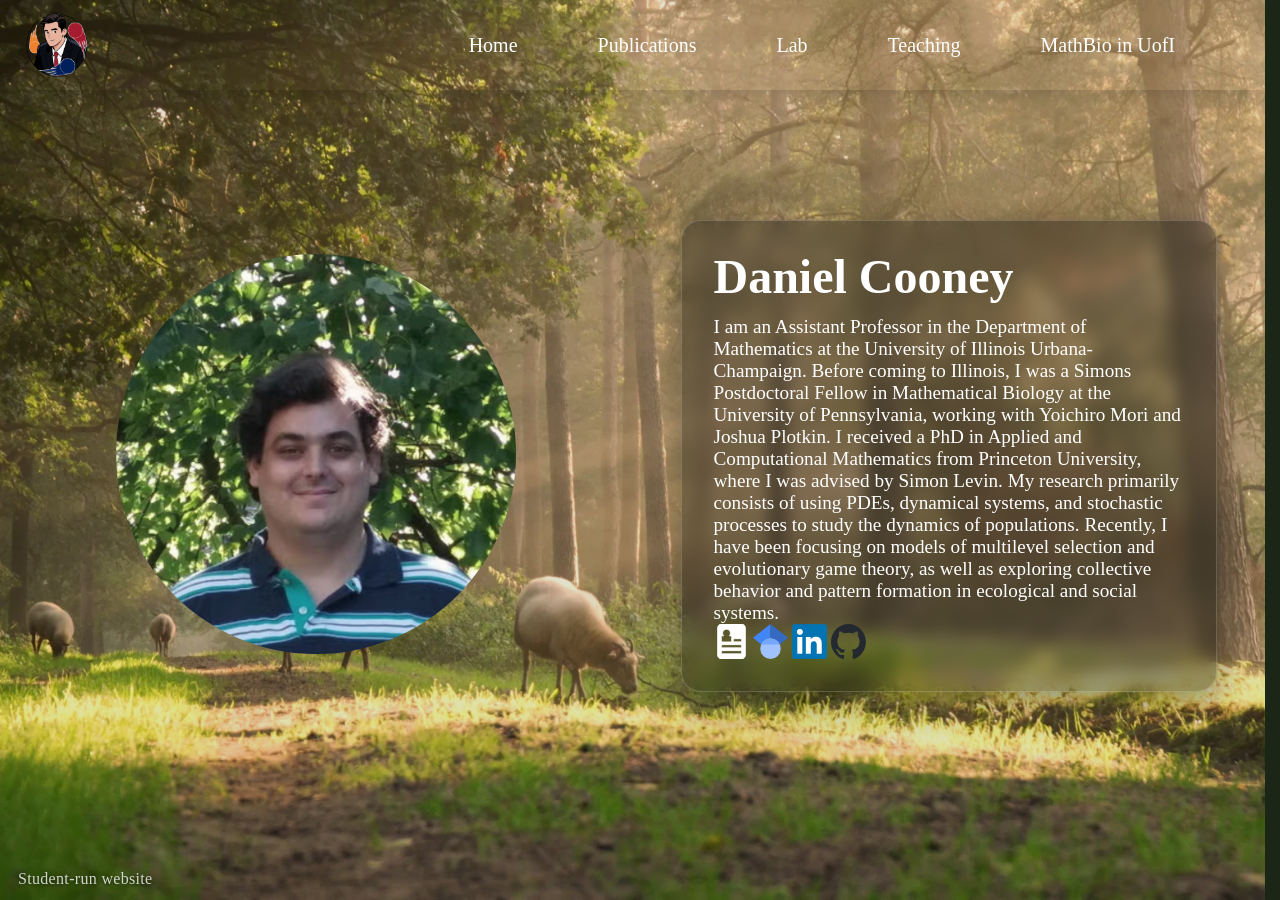
<file: index.html>
<!DOCTYPE html>
<html lang="en" style="background: #1b2617 url('assets/forest-poster.webp') center / cover fixed no-repeat;">
<head>
    <meta charset="UTF-8">
    <meta name="viewport" content="width=device-width, initial-scale=1.0">
    <title>EGGS Lab | Evolutionary Game Theory at Illinois</title>
    <meta name="description" content="The EGGS Lab at the University of Illinois Urbana-Champaign, led by Daniel Cooney, studies evolutionary game theory, multilevel selection, population dynamics, and spatial pattern formation.">
    <link rel="preload" href="assets/forest-poster.webp" as="image" type="image/webp" fetchpriority="high">
    <link rel="stylesheet" href="styles.css">
    <script src="navigation-guard.js?v=mobile-1" defer></script>
</head>
<body>
    <video id="bgVideo" class="bg-video" autoplay muted loop playsinline preload="auto" poster="assets/forest-poster.webp" aria-hidden="true">
        <source src="assets/forest-mobile.mp4" type="video/mp4" media="(max-width: 768px)">
        <source src="assets/forest.mp4" type="video/mp4">
    </video>

    <div class="bg-overlay" aria-hidden="true"></div>

    <header class="site-header">
        <a class="site-logo" href="index.html" aria-label="logo_to_homepage">
            <img src="assets/cooney_logo.png" alt = "logo" class="logo">
        </a>
        <button class="nav-toggle" type="button" aria-expanded="false" aria-controls="primary-navigation" aria-label="Open navigation">
            <span class="nav-toggle-line"></span>
            <span class="nav-toggle-line"></span>
            <span class="nav-toggle-line"></span>
        </button>
        <nav class="nav-bar" id="primary-navigation">
            <a class="nav-link" href="index.html">Home</a>
            <a class="nav-link" href="partials/publications.html">Publications</a>
            <a class="nav-link" href="partials/lab.html">Lab</a>
            <a class="nav-link" href="partials/teaching.html">Teaching</a>
            <a class="nav-link" href="partials/MBUofI.html">MathBio in UofI</a>
        </nav>
    </header>
    
    <main>
        <section class="hero">
                <div class="hero-left">
                    <div class="avatar-wrap">
                        <img src="assets/Cooney_profile.png" alt="profile picture" class="avatar">
                    </div>
                </div>
                <div class="hero-right">
                    <div class="intro-box">
                        <h1> Daniel Cooney</h1>
                        <p> I am an Assistant Professor in the Department of Mathematics at the University of Illinois Urbana-Champaign. 
                            Before coming to Illinois, I was a Simons Postdoctoral Fellow in Mathematical Biology 
                            at the University of Pennsylvania, working with Yoichiro Mori and Joshua Plotkin. 
                            I received a PhD in Applied and Computational Mathematics from Princeton University, 
                            where I was advised by Simon Levin. 
                        My research primarily consists of using PDEs, dynamical systems, 
                        and stochastic processes to study the dynamics of populations. 
                        Recently, I have been focusing on models of multilevel selection and evolutionary game theory, 
                        as well as exploring collective behavior and pattern formation in ecological and social systems. 
                        </p>

                        <!-- target="_blank": “Open this link in a new tab.” -->
                        <!-- rel="noopener noreferrer": “Make that new tab safer (can’t control my page) and leak less info (hide referrer).” -->
                        <a class="icon-link"
                            href="assets/DBC_CV.pdf"
                            target="_blank" rel="noopener noreferrer"
                            aria-label="CV">
                            <img class="icon-link" src="assets/CV_logo.svg" alt="">
                        </a>

                        <a class="icon-link"
                            href="https://scholar.google.com/citations?hl=en&user=g8FqkTgAAAAJ&view_op=list_works&sortby=pubdate"
                            target="_blank" rel="noopener noreferrer"
                            aria-label="Google Scholar">
                            <img class="icon-link" src="assets/Google_Scholar_logo.svg" alt="">
                        </a>
                        
                        <a class="icon-link"
                            href="https://www.linkedin.com/in/daniel-cooney-93a27733/"
                            target="_blank" rel="noopener noreferrer" 
                            aria-label="LinkedIn">
                            <img class="icon-link" src="assets/LinkedIn_logo.png" alt="">
                        </a>
                        <a class="icon-link"
                            href="https://github.com/dbcooney"
                            target="_blank" rel="noopener noreferrer"
                            aria-label="GitHub"> 
                            <img class="icon-link" src="assets/github_logo.svg" alt="">
                        </a>
                    </div>
                </div>
        </section>
    </main>
    <small class="student-run-note">Student-run website</small>
    <script>
        const v = document.getElementById("bgVideo");
        v.playbackRate = 0.8; 
    </script>
</body>



</html>
</file>
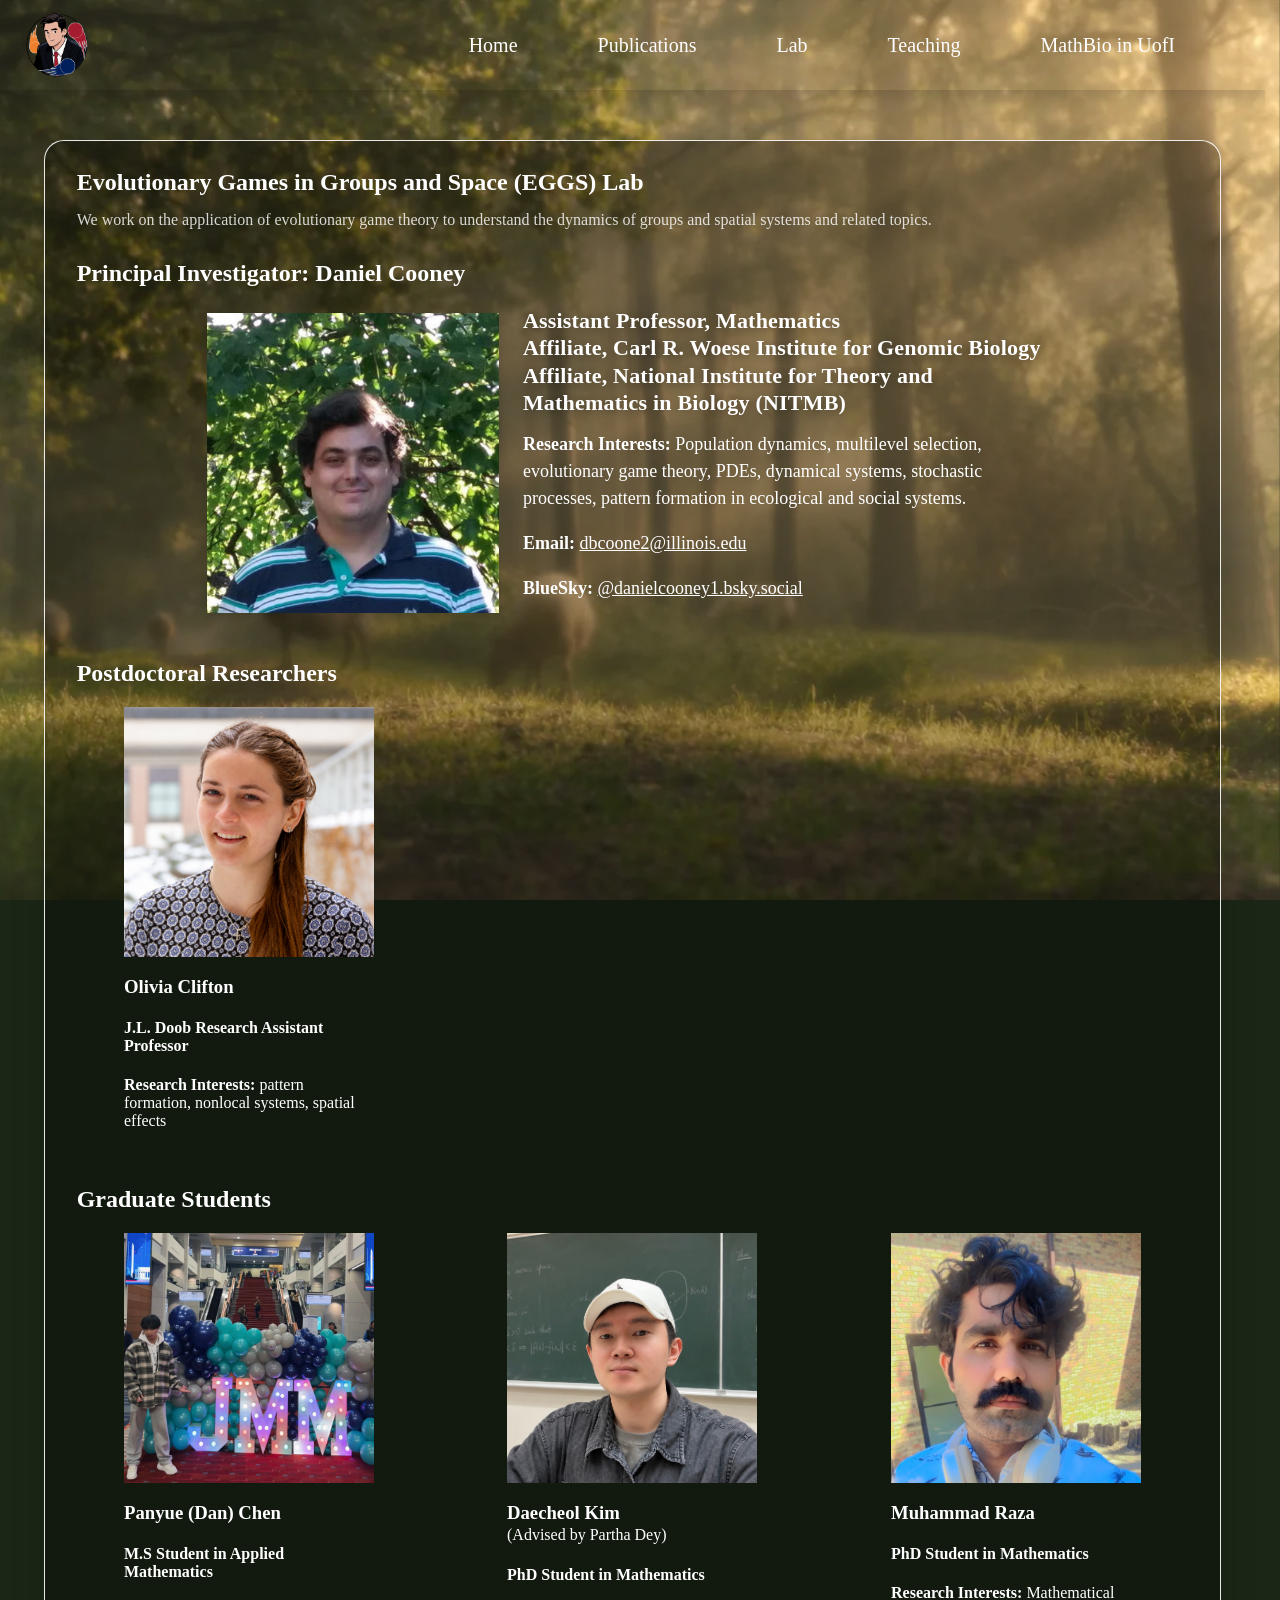
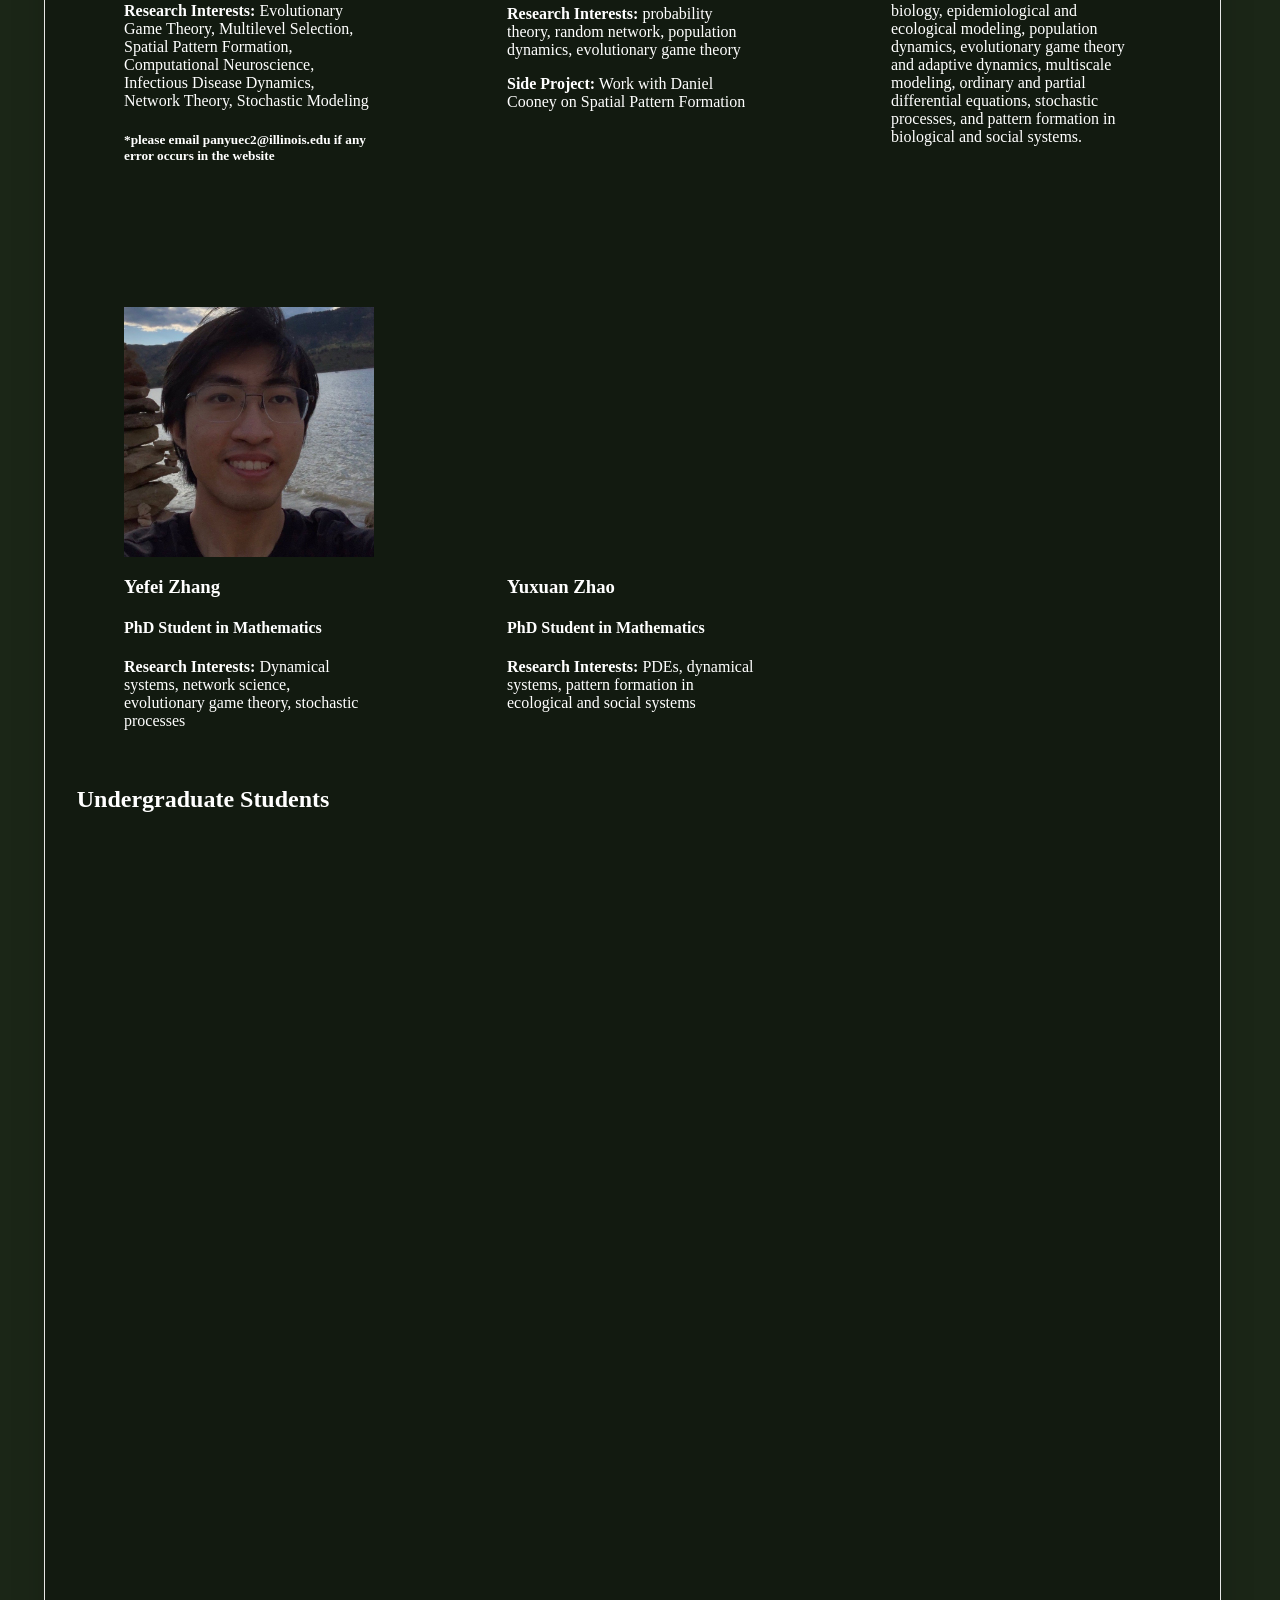
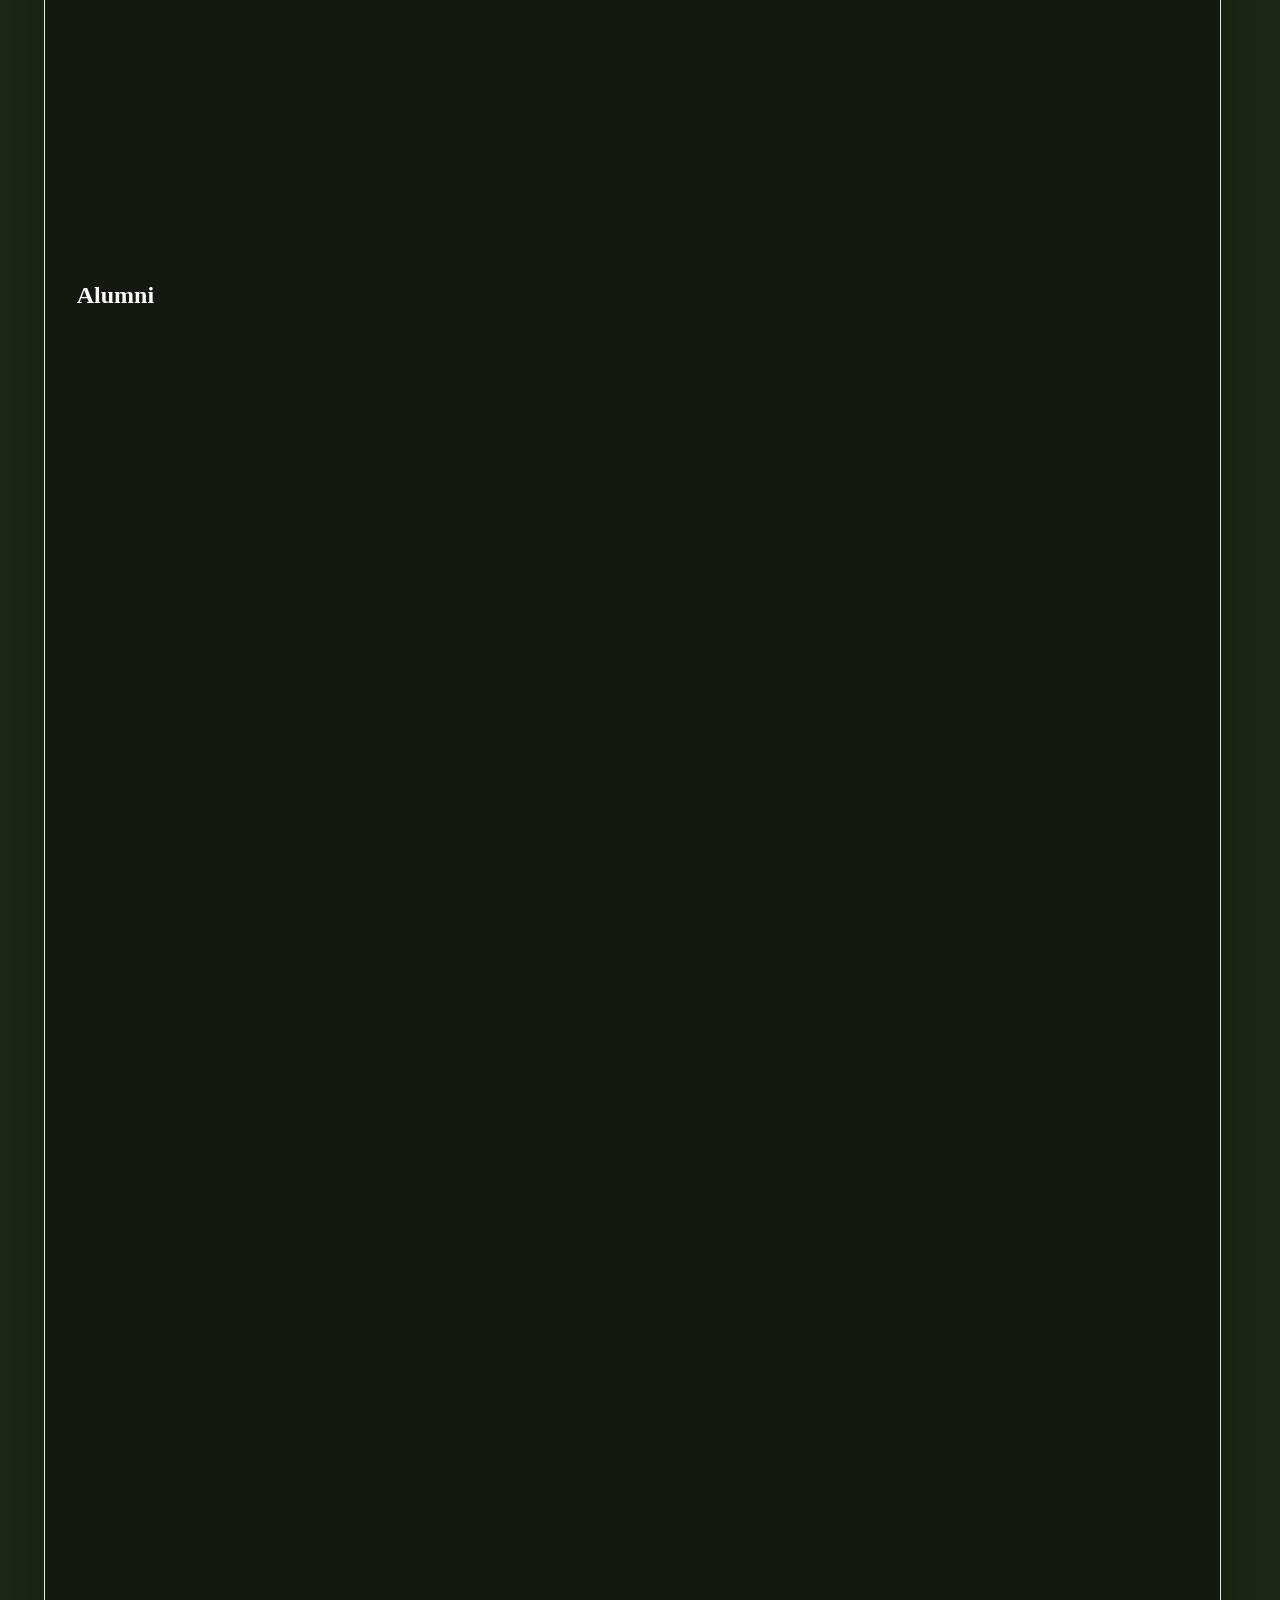
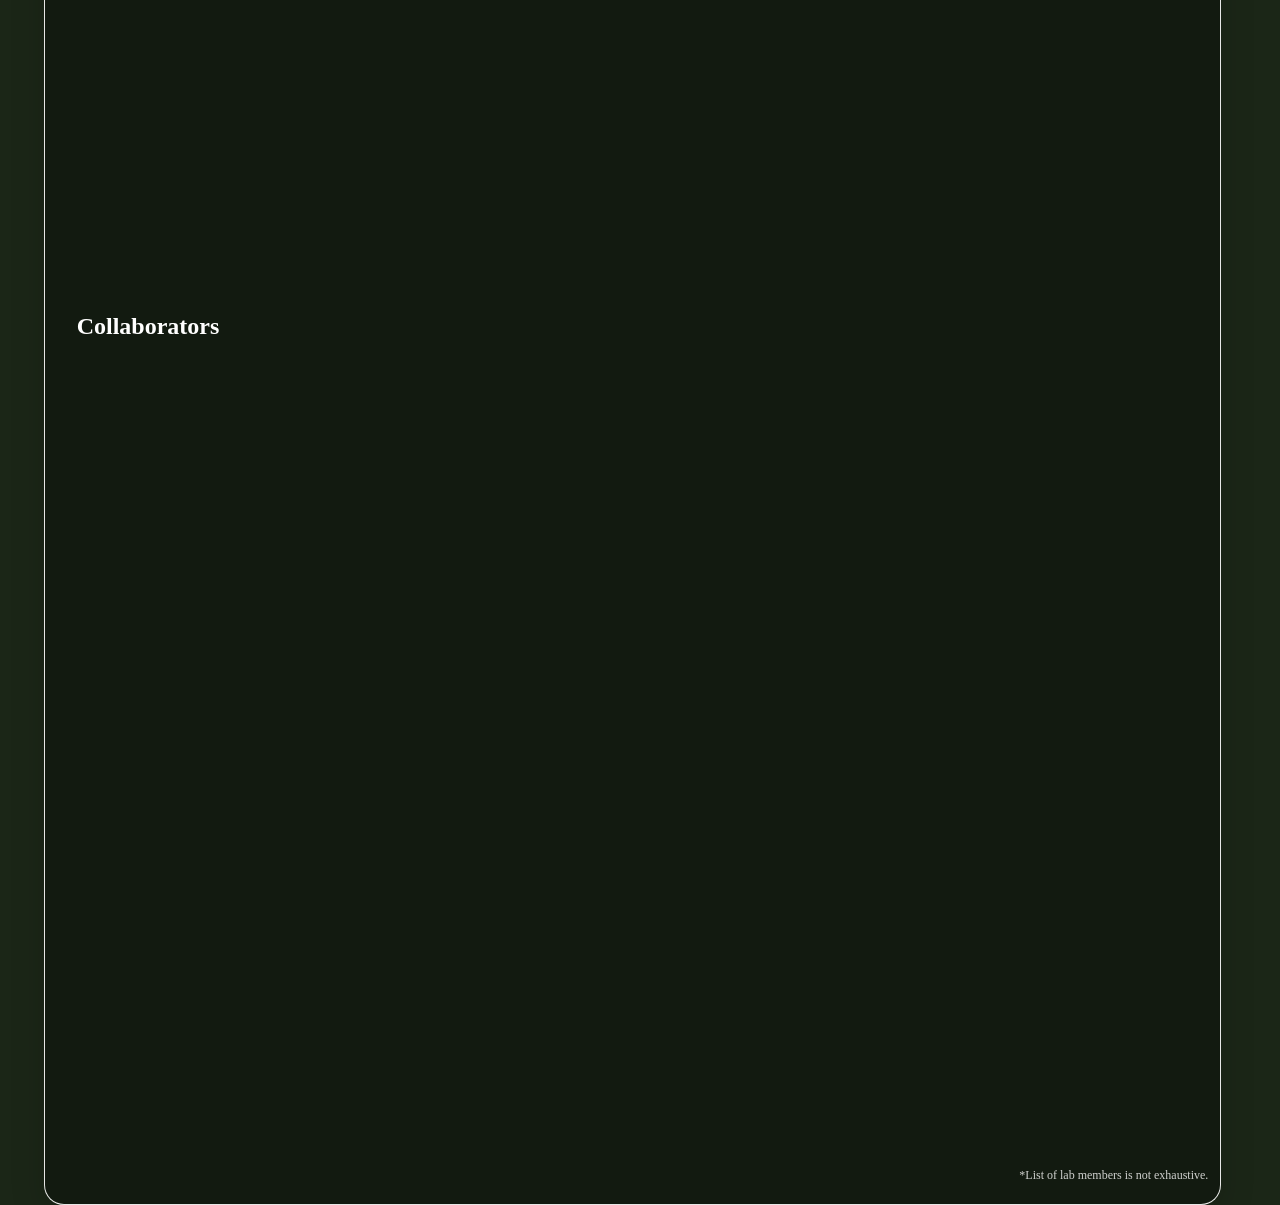
<file: partials/lab.html>
<!DOCTYPE html>
<html lang="en" style="background: #1b2617 url('../assets/internal-bg-v2.webp') center / cover fixed no-repeat;">
<head>
    <meta charset="UTF-8">
    <meta name="viewport" content="width=device-width, initial-scale=1.0">
    <title>People | EGGS Lab</title>
    <meta name="description" content="Meet Daniel Cooney and members of the EGGS Lab at the University of Illinois Urbana-Champaign, including students, alumni, and research collaborators.">
    <link rel="prefetch" href="../index.html">
    <link rel="preload" href="../assets/forest-poster.webp" as="image" type="image/webp">
    <link rel="preload" href="../assets/internal-bg-v2.webp" as="image" type="image/webp">
    <link rel="stylesheet" href="../styles.css">
    <script src="../navigation-guard.js?v=mobile-1" defer></script>
</head>
<body class="lab-page">
    <img src="../assets/internal-bg-v2.webp" alt="Static Background" class="static-bg">
    <div class="bg-overlay static-page-overlay" aria-hidden="true"></div>
    <div class="science-pattern" aria-hidden="true"></div>
    <header class="site-header">
        <a class="site-logo" href="../index.html" aria-label="logo_to_homepage">
            <img src="../assets/cooney_logo.png" alt = "logo" class="logo">
        </a>
        <button class="nav-toggle" type="button" aria-expanded="false" aria-controls="primary-navigation" aria-label="Open navigation">
            <span class="nav-toggle-line"></span>
            <span class="nav-toggle-line"></span>
            <span class="nav-toggle-line"></span>
        </button>
        <nav class="nav-bar" id="primary-navigation">
            <a class="nav-link" href="../index.html">Home</a>
            <a class="nav-link" href="../partials/publications.html">Publications</a>
            <a class="nav-link" href="../partials/lab.html">Lab</a>
            <a class="nav-link" href="../partials/teaching.html">Teaching</a>
            <a class="nav-link" href="../partials/MBUofI.html">MathBio in UofI</a>
        </nav>
    </header>
    <section class="Lab"> 
        <div class="bg-box">  
            <h1>Evolutionary Games in Groups and Space (EGGS) Lab</h1>
            <p class="lab-introduction">We work on the application of evolutionary game theory to understand the dynamics of groups and spatial systems and related topics.</p>
            <h2>Principal Investigator: Daniel Cooney</h2>
            <div class="PI-card">
                <img src="../assets/Cooney_profile.png" alt="Daniel Cooney Photo" class="PI-photo" decoding="async">
                <div class="person-text">
                    <p class="PI-title">
                        Assistant Professor, Mathematics<br>
                        Affiliate, Carl R. Woese Institute for Genomic Biology<br>
                        Affiliate, National Institute for Theory and Mathematics in Biology (NITMB)
                    </p>
                    <p class="PI-line">
                        <strong>Research Interests:</strong>
                        Population dynamics, multilevel selection, evolutionary game theory, PDEs, dynamical systems, stochastic processes, pattern formation in ecological and social systems.
                    </p>
                    <p class="PI-line">
                        <strong>Email:</strong>
                        <a href="mailto:dbcoone2@illinois.edu">dbcoone2@illinois.edu</a>
                    </p>
                    <p class="PI-line">
                        <strong>BlueSky:</strong>
                        <a href="https://bsky.app/profile/danielcooney1.bsky.social" target="_blank" rel="noopener noreferrer"
                            aria-label="blusky">@danielcooney1.bsky.social</a>
                    </p>
                </div>
            </div>
            <h2 class="student-sections">Postdoctoral Researchers</h2>
            <div class="people-gridThird postdoc-grid">
                <div class="person-card">
                    <img src="../people/Olivia-Clifton.png" alt="Postdoctoral researcher placeholder" class="person-card-nonPI" decoding="async">
                    <h3>Olivia Clifton</h3>
                    <h4>J.L. Doob Research Assistant Professor</h4>
                    <p><strong>Research Interests:</strong> pattern formation, nonlocal systems, spatial effects</p>
                </div>
                <!-- <div class="person-card">
                    <img src="../assets/default_profile.png" alt="Postdoctoral researcher placeholder" class="person-card-nonPI" decoding="async">
                    <h3>[Postdoc Name]</h3>
                    <h4>Postdoctoral Researcher</h4>
                    <p><strong>Research Interests:</strong> [Add research interests]</p>
                </div> -->
            </div>
            <h2 class="student-sections">Graduate Students</h2>
            <div class="people-gridThird">
                <div class="person-card">
                    <img src="../people/Dan-Chen.jpg" alt="Name" class="person-card-nonPI" decoding="async">

                    <h3>Panyue (Dan) Chen</h3>
                    <h4>M.S Student in Applied Mathematics</h4>
                    <p><strong>Research Interests:</strong> Evolutionary Game Theory, Multilevel Selection, Spatial Pattern Formation, Computational Neuroscience, Infectious Disease Dynamics, Network Theory, Stochastic Modeling</p>
                    <h5>*please email panyuec2@illinois.edu if any error occurs in the website</h5>
                </div>
                <div class="person-card">
                    <img src="../people/Daecheol.jpg" alt="Daecheol Kim" class="person-card-nonPI" decoding="async">

                    <h3>
                        Daecheol Kim
                    </h3>
                    <p class="major-or-school">(Advised by Partha Dey)</p>
                    <h4>PhD Student in Mathematics</h4>
                    <p><strong>Research Interests:</strong> probability theory, random network, population dynamics, evolutionary game theory</p>
                    <p><strong>Side Project:</strong> Work with Daniel Cooney on Spatial Pattern Formation</p>
                </div>
                <div class="person-card">
                    <img src="../people/Muhammad-Raza.jpg" alt="Name" class="person-card-nonPI" decoding="async">

                    <h3>
                        Muhammad Raza
                    </h3>
                    <h4>PhD Student in Mathematics</h4>
                    <p><strong>Research Interests:</strong> Mathematical biology, epidemiological and ecological modeling, population dynamics, evolutionary game theory and adaptive dynamics, multiscale modeling, ordinary and partial differential equations, stochastic processes, and pattern formation in biological and social systems.</p>
                </div>
                <div class="person-card">
                    <img src="../people/Yefei-Zhang.jpeg" alt="Name" class="person-card-nonPI" decoding="async">

                    <h3>Yefei Zhang</h3>
                    <h4>PhD Student in Mathematics</h4>
                    <p><strong>Research Interests:</strong> Dynamical systems, network science, evolutionary game theory, stochastic processes</p>
                </div>
                <div class="person-card">
                    <img src="../people/Yuxuan-Zhao.jpg" alt="Name" class="person-card-nonPI" decoding="async">

                    <h3>Yuxuan Zhao</h3>
                    <h4>PhD Student in Mathematics</h4>
                    <p><strong>Research Interests:</strong> PDEs, dynamical systems, pattern formation in ecological and social systems</p>
                </div>
            </div>

            <h2 class="student-sections">Undergraduate Students</h2>
            <div class="people-gridThird">
                <div class="person-card">
                    <img src="../people/faiz.jpg" alt="Faiz Muhammad" class="person-card-nonPI" decoding="async">

                    <h3>Faiz Mohammad</h3>
                    <p class="major-or-school">(Major: Math and Computer Science)</p>
                    <p><strong>Research Interests:</strong> Dynamical systems, Computational Ecology, PDEs, Numerical Analysis, Social Systems</p>
                    <h5>*please email fhm2@illinois.edu if any error occurs in the website</h5>
                </div>
                <div class="person-card">
                    <img src="../assets/default_profile.png" alt="Name" class="person-card-nonPI" decoding="async">

                    <h3>Shuta Iwai </h3>
                    <p class="major-or-school">(Major: Mathematics)</p>
                    <p><strong>Research Interests:</strong> Number theory, Mathematical biology, Computational biology, and Epidemiology.</p>
                </div>
                <div class="person-card">
                    <img src="../assets/default_profile.png" alt="Name" class="person-card-nonPI" decoding="async">

                    <h3>Xuhan Pan</h3>
                    <p class="major-or-school">(Major: Mathematics)</p>
                    <p><strong>Research Interests:</strong> Population dynamics, PDEs, Dynamical system</p>
                </div>
                <div class="person-card">
                    <img src="../people/Carine-Li.jpg" alt="Carine Li" class="person-card-nonPI" decoding="async">

                    <h3>Carine Li</h3>
                    <p class="major-or-school">(Major: Accounting)</p>
                    <p><strong>Research Interests:</strong> Mathematical modeling, nonlinear dynamical systems, optimization, data science, and mathematical applications to business</p>
                </div>
            </div>
            <h2>Alumni</h2>
            <div class="people-gridThird alumni-grid">
                <div class="person-card">
                    <img src="../people/Ahmad.jpg" alt="Name" class="person-card-nonPI" decoding="async">

                    <h3>Ahmad Abdur Rahman ('25)</h3>
                    <p class="alumni-lab-role"><strong>In the Lab:</strong> Undergraduate IML Scholar, majoring in Mathematics <span class="alumni-dates">[Jan 2024 to May 2025]</span></p>
                    <p class="collab-school alumni-destination"><strong>Current:</strong> M.S. Student in Mathematics at Virginia Tech</p>
                    <!-- <p><strong>Research Interests:</strong> Collective motion modelling, chaotic dynamical systems, stochastic dynamics, reinforcement learning</p> -->
                </div>
                <div class="person-card">
                    <img src="../people/Ahaan-Kanaujia.jpg" alt="Name" class="person-card-nonPI" decoding="async">

                    <h3>Ahaan Kanaujia ('25)</h3>
                    <p class="alumni-lab-role"><strong>In the Lab:</strong> Undergraduate IML Scholar, majoring in Math and Computer Science <span class="alumni-dates">[Aug 2024 to May 2025]</span></p>
                    <p class="collab-school alumni-destination"><strong>Current:</strong> Goldman Sachs</p>
                    <!-- <p><strong>Research Interests:</strong> Partial Differential Equation, Multilevel Selection, Stochastic Modeling</p> -->
                </div>
                <div class="person-card">
                    <img src="../people/Stanley-Combes.jpg" alt="Name" class="person-card-nonPI" decoding="async">

                    <h3>Stanley Combes ('26)</h3>
                    <p class="alumni-lab-role"><strong>In the Lab:</strong> Undergraduate IML Scholar, majoring in Mathematics <span class="alumni-dates">[June 2025 to May 2026]</span></p>
                    <p class="collab-school alumni-destination"><strong>Current:</strong> M.S. Student in Mathematics at the University of British Columbia</p>
                    <!-- <p><strong>Research Interests:</strong> PDEs, Dynamical Systems, Immunology, Epidemiological Dynamics, Population Dynamics, Infectious Disease Modeling</p> -->
                </div>
                <div class="person-card">
                    <img src="../assets/default_profile.png" alt="Name" class="person-card-nonPI" decoding="async">

                    <h3>Chenning Xu ('27)</h3>
                    <p class="alumni-lab-role"><strong>In the Lab:</strong> Undergraduate IML Scholar, majoring in Mathematics <span class="alumni-dates">[Jan 2024 to Sep 2024]</span></p>
                    <p class="collab-school alumni-destination"><strong>Current:</strong> B.S. Student in Mathematics and Computer Science at the California Institute of Technology</p>
                    <!-- <p><strong>Research Interests:</strong> Evolutionary game theory, stochastic processes, learning theory, graph theory, general probability, analysis, and algebra</p> -->
                </div>
                <div class="person-card">
                    <img src="../people/Tianyong-Yao.png" alt="Name" class="person-card-nonPI" decoding="async">

                    <h3>Tianyong Yao ('26)</h3>
                    <p class="alumni-lab-role"><strong>In the Lab:</strong> Undergraduate (IML) researcher, majoring in Mathematics and Physics <span class="alumni-dates">[Jan 2024 to Sep 2024]</span></p>
                    <p class="collab-school alumni-destination"><strong>Current:</strong> Ph.D. Student in PACM at Princeton University</p>
                    <!-- <p><strong>Research Interests:</strong> Theoretical Ecology, Evolutionary Game Theory, Collective Behavior, Pattern Formation, Cultural Evolution, Sleep-wake Regulation, Circadian Rhythm, Ultradian Rhythm, Dopamine Rhythm, Malaria Disease,  Applied PDEs, Agent-Based Modeling, Bifurcation Analysis, Network Theory </p> -->
                </div>
                <div class="person-card">
                    <img src="../people/Shlok-Mulye.jpg" alt="Name" class="person-card-nonPI" decoding="async">

                    <h3>
                        Shlok Mulye ('26)
                    </h3>
                    <p class="alumni-lab-role"><strong>In the Lab:</strong> M.S Student in Applied Mathematics <span class="alumni-dates">[Sep 2024 to May 2026]</span></p>
                    <p class="collab-school alumni-destination"><strong>Current:</strong> Ph.D. Student at the Max Planck Institute for Evolutionary Biology</p>
                    <!-- <h4>PhD Student in Program in Theoretical Biology</h4> -->
                    <!-- <p><strong>Research Interests:</strong> Evolutionary Game Theory, Evolutionary Dynamics, Evolutionary Graph Theory, Stochastic Processes</p> -->
                </div>
                <div class="person-card">
                    <img src="../assets/default_profile.png" alt="Name" class="person-card-nonPI" decoding="async">
                    <h3>Isaac Ang ('26)</h3>
                    <p class="alumni-lab-role"><strong>In the Lab:</strong> Undergraduate Researcher, majoring in Mathematics and Computer Science <span class="alumni-dates">[Sep 2025 to May 2026]</span></p>
                    <p class="collab-school alumni-destination"><strong>Current:</strong> M.S Student in Computer Science at University of California San Diego</p>
                    <!-- <p class="major-or-school">(Major: Math and Computer Science)</p>
                    <p><strong>Research Interests:</strong> Algal modeling, ODE simulation, Stability analysis, Lotka Volterra</p> -->
                </div>
                <div class="person-card">
                    <img src="../assets/default_profile.png" alt="Name" class="person-card-nonPI" decoding="async">

                    <h3>Jonas Liang ('26)</h3>
                    <p class="alumni-lab-role"><strong>In the Lab:</strong> Undergraduate IML Scholar, majoring in Statistics and Computer Science <span class="alumni-dates">[Sep 2024 to May 2026]</span></p>
                    <!-- <p class="collab-school alumni-destination"><strong>Current:</strong> <span class="alumni-placeholder">[Add current position and institution]</span></p> -->
                </div>
                <div class="person-card">
                    <img src="../assets/default_profile.png" alt="Name" class="person-card-nonPI" decoding="async">

                    <h3>Naro Panjaitan ('26)</h3>
                    <p class="alumni-lab-role"><strong>In the Lab:</strong> Undergraduate IML Scholar, majoring in Mathematics <span class="alumni-dates">[Sep 2025 to May 2026]</span></p>
                    <!-- <p class="collab-school alumni-destination"><strong>Current:</strong> <span class="alumni-placeholder">[Add current position and institution]</span></p> -->
                    <!-- <p class="major-or-school">(Major: Mathematics)</p>
                    <p><strong>Research Interests:</strong> population dynamics, evolutionary game theory.</p> -->
                </div>
            </div>
            <h2>Collaborators</h2>
            <div class="collab-gridFour">
                <div class="collab-card">
                    <h3>
                    <a href="https://www.emmanuel.edu/benjamin-allen" target="_blank" rel="noopener noreferrer">
                        Ben Allen
                    </a>
                    </h3>
                    <p class="collab-school">(Emmanuel College)</p>
                </div>
                <div class="collab-card">
                    <h3>
                    <a href="https://csc.ucdavis.edu/~kburke/korana/Home.html" target="_blank" rel="noopener noreferrer">
                        Korana Burke
                    </a>
                    </h3>
                    <p class="collab-school">(University of California, Davis)</p>
                </div>
                <div class="collab-card">
                    <h3>
                    <a href="https://carmona.princeton.edu/" target="_blank" rel="noopener noreferrer">
                        René Carmona
                    </a>
                    </h3>
                    <p class="collab-school">(Princeton University)</p>
                </div>
                <div class="collab-card">
                    <h3>
                    <a href="https://www.brynmawr.edu/inside/people/olivia-j-chu" target="_blank" rel="noopener noreferrer">
                        Olivia J. Chu
                    </a>
                    </h3>
                    <p class="collab-school">(Bryn Mawr College)</p>
                </div>
                <div class="collab-card">
                    <h3>
                    <a href="https://sites.math.duke.edu/~ciocanel/" target="_blank" rel="noopener noreferrer">
                        Veronica Ciocanel
                    </a>
                    </h3>
                    <p class="collab-school">(Duke University)</p>
                </div>
                <div class="collab-card">
                    <h3>
                    <a href="https://sites.google.com/umn.edu/oliviacannon/research" target="_blank" rel="noopener noreferrer">
                        Olivia Clifton
                    </a>
                    </h3>
                    <p class="collab-school">(University of Illinois Urbana-Champaign)</p>
                </div>
                <div class="collab-card">
                    <h3>
                    <a href="https://www.gokcedayanikli.com/" target="_blank" rel="noopener noreferrer">
                        Gökçe Dayanıklı 
                    </a>
                    </h3>
                    <p class="collab-school">(University of Illinois Urbana-Champaign)</p>
                </div>
                <div class="collab-card">
                    <h3>
                    <a href="https://sdodson5.github.io/" target="_blank" rel="noopener noreferrer">
                        Stephanie Dodson
                    </a>
                    </h3>
                    <p class="collab-school">(Colby College)</p>
                </div>
                <div class="collab-card">
                    <h3>
                    <a href="https://sites.google.com/site/louisfanmath/home" target="_blank" rel="noopener noreferrer">
                        Louis Wai-Tong Fan 
                    </a>
                    </h3>
                    <p class="collab-school">(University of North Carolina, Chapel Hill)</p>
                </div>
                <div class="collab-card">
                    <h3>
                    <a href="https://www.bio.upenn.edu/people/taylor-kessinger" target="_blank" rel="noopener noreferrer">
                        Taylor Kessinger
                    </a>
                    </h3>
                    <p class="collab-school">(University of Pennsylvania)</p>
                </div>
                <div class="collab-card">
                    <h3>
                    <a href="https://mlauriere.github.io/" target="_blank" rel="noopener noreferrer">
                        Mathieu Laurière
                    </a>
                    </h3>
                    <p class="collab-school">(NYU Shanghai)</p>
                </div>
                <div class="collab-card">
                    <h3>
                    <a href="https://slevin.princeton.edu/" target="_blank" rel="noopener noreferrer">
                        Simon Levin
                    </a>
                    </h3>
                    <p class="collab-school">(Princeton University)</p>
                </div>
                <div class="collab-card">
                    <h3>
                    <a href="https://mcb.illinois.edu/directory/profile/pamelapm" target="_blank" rel="noopener noreferrer">
                        Pamela Martinez
                    </a>
                    </h3>
                    <p class="collab-school">(University of Illinois Urbana-Champaign)</p>
                </div>
                <div class="collab-card">
                    <h3>
                    <a href="https://sdis.unc.edu/person/alex-mcavoy/" target="_blank" rel="noopener noreferrer">
                        Alex McAvoy
                    </a>
                    </h3>
                    <p class="collab-school">(University of North Carolina, Chapel Hill)</p>
                </div>
                <div class="collab-card">
                    <h3>
                    <a href="https://www.sas.upenn.edu/~y1mori/" target="_blank" rel="noopener noreferrer">
                        Yoichiro Mori
                    </a>
                    </h3>
                    <p class="collab-school">(University of Pennsylvania)</p>
                </div>
                <div class="collab-card">
                    <h3>
                    <a href="https://dylanhmorris.com/" target="_blank" rel="noopener noreferrer">
                        Dylan Morris
                    </a>
                    </h3>
                    <p class="collab-school">(CDC)</p>
                </div>
                <div class="collab-card">
                    <h3>
                    <a href="https://sites.google.com/site/jepark0915" target="_blank" rel="noopener noreferrer">
                        Jeungeun Park
                    </a>
                    </h3>
                    <p class="collab-school">(State University of New York at New Paltz)</p>
                </div>
                <div class="collab-card">
                    <h3>
                    <a href="https://sites.google.com/site/jepark0915" target="_blank" rel="noopener noreferrer">
                        Denis Patterson
                    </a>
                    </h3>
                    <p class="collab-school">(Durham University)</p>
                </div>
                <div class="collab-card">
                    <h3>
                    <a href="https://evolution.sas.upenn.edu/" target="_blank" rel="noopener noreferrer">
                        Joshua Plotkin
                    </a>
                    </h3>
                    <p class="collab-school">(University of Pennsylvania)</p>
                </div>
                <div class="collab-card">
                    <h3>
                    <a href="http://lab.romanczuk.de/" target="_blank" rel="noopener noreferrer">
                        Pawel Romanczuk
                    </a>
                    </h3>
                    <p class="collab-school">(Humboldt University of Berlin)</p>
                </div>
                <div class="collab-card">
                    <h3>
                    <a href="https://tb.ethz.ch/people/person-detail.Mzc1NDk4.TGlzdC81NjQ3LDExNDc1MTU0MDU=.html" target="_blank" rel="noopener noreferrer">
                        Fernando Rossine
                    </a>
                    </h3>
                    <p class="collab-school">(ETH Zurich)</p>
                </div>
                <div class="collab-card">
                    <h3>
                    <a href="https://dir.princeton.edu/" target="_blank" rel="noopener noreferrer">
                        Daniel Rubenstein
                    </a>
                    </h3>
                    <p class="collab-school">(Princeton University)</p>
                </div>
                <div class="collab-card">
                    <h3>
                    <a href="https://chadisaadroy.wordpress.com/" target="_blank" rel="noopener noreferrer">
                        Chadi Saad-Roy
                    </a>
                    </h3>
                    <p class="collab-school">(University of British Columbia)</p>
                </div>
                <div class="collab-card">
                    <h3>
                    <a href="https://www.carlveller.com/home" target="_blank" rel="noopener noreferrer">
                        Carl Veller
                    </a>
                    </h3>
                    <p class="collab-school">(University of Chicago)</p>
                </div>
                <div class="collab-card">
                    <h3>
                    <a href="https://www.alexandriavolkening.com/" target="_blank" rel="noopener noreferrer">
                        Alexandria Volkening
                    </a>
                    </h3>
                    <p class="collab-school">(Purdue University)</p>
                </div>
                <div class="collab-card">
                    <h3>
                    <a href="https://www.math.purdue.edu/~wei307/" target="_blank" rel="noopener noreferrer">
                        Ning Wei
                    </a>
                    </h3>
                    <p class="collab-school">(Purdue University)</p>
                </div>
            </div>

            
            <div class="corner-note">
                <p>*List of lab members is not exhaustive. </p>
            </div>
        </div>
    </section>
</body>
</html>
</file>
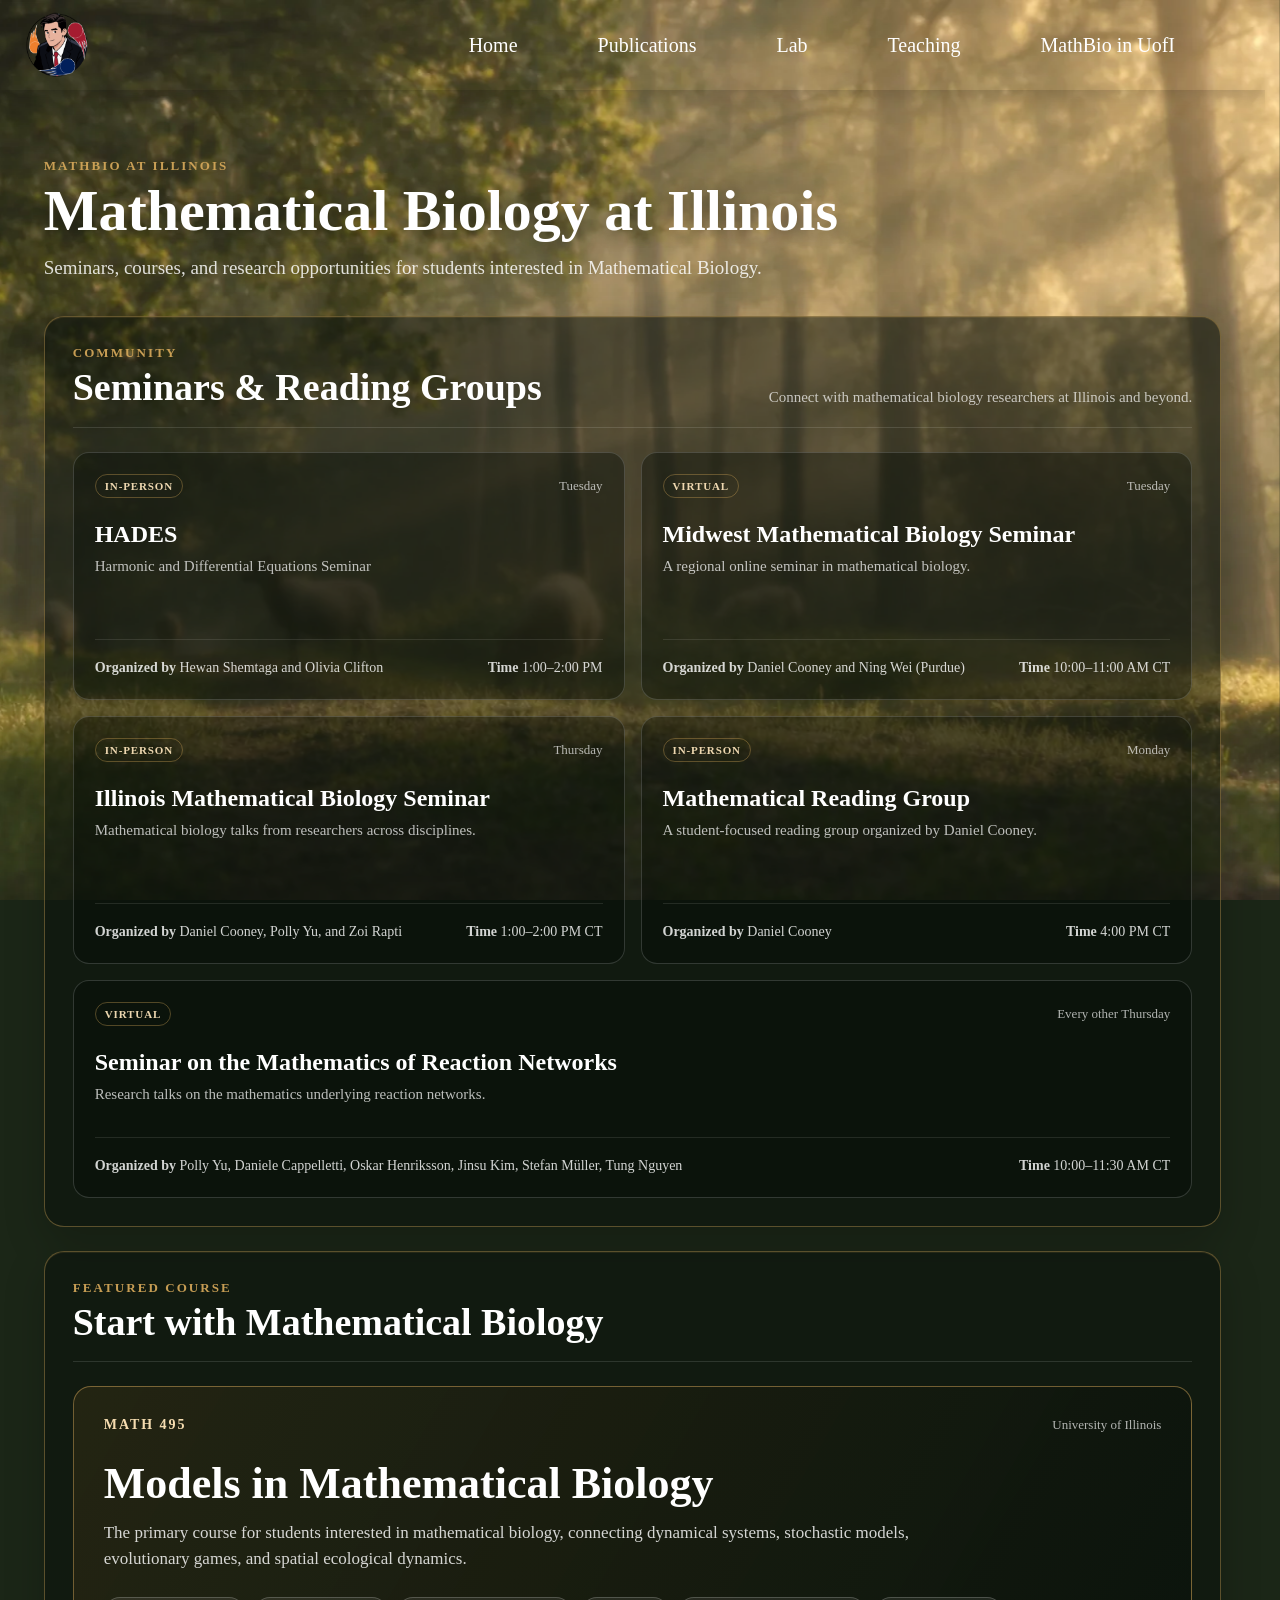
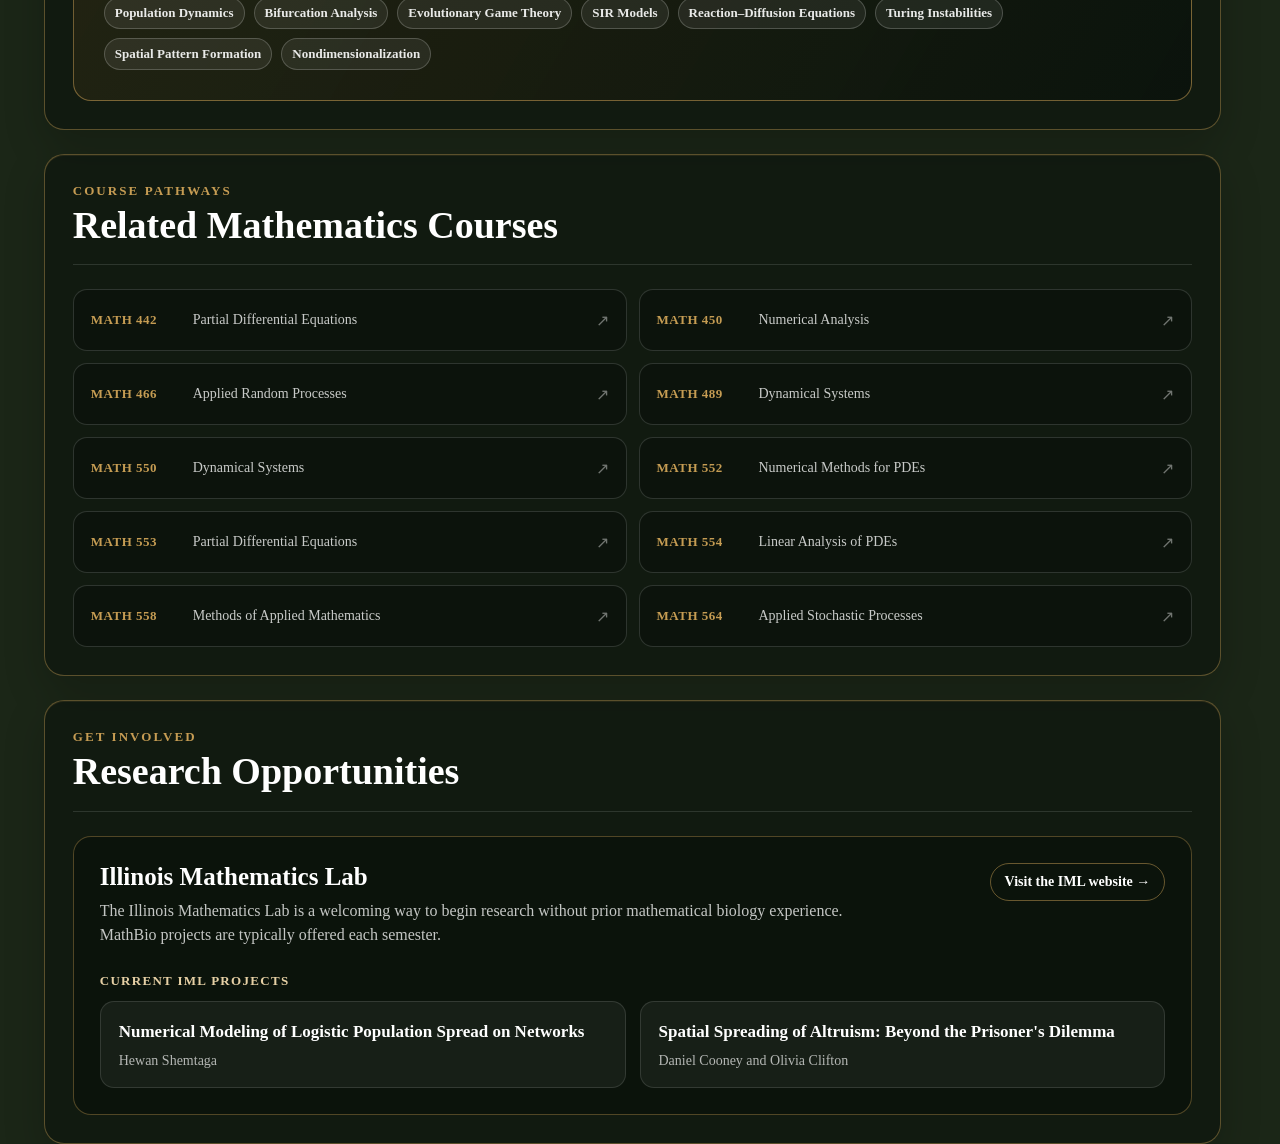
<file: partials/MBUofI.html>
<!DOCTYPE html>
<html lang="en" style="background: #1b2617 url('../assets/internal-bg-v2.webp') center / cover fixed no-repeat;">

<head>
    <meta charset="UTF-8">
    <meta name="viewport" content="width=device-width, initial-scale=1.0">
    <title>Mathematical Biology at Illinois | EGGS Lab</title>
    <meta name="description" content="Find mathematical biology seminars, reading groups, courses, and related resources at the University of Illinois Urbana-Champaign.">
    <link rel="prefetch" href="../index.html">
    <link rel="preload" href="../assets/forest-poster.webp" as="image" type="image/webp">
    <link rel="preload" href="../assets/internal-bg-v2.webp" as="image" type="image/webp">
    <link rel="stylesheet" href="../styles.css">
    <script src="../navigation-guard.js?v=mobile-1" defer></script>
</head>

<body>
    <img src="../assets/internal-bg-v2.webp" alt="Static Background" class="static-bg">
    <div class="bg-overlay static-page-overlay" aria-hidden="true"></div>
    <header class="site-header">
        <a class="site-logo" href="../index.html" aria-label="logo_to_homepage">
            <img src="../assets/cooney_logo.png" alt = "logo" class="logo">
        </a>
        <button class="nav-toggle" type="button" aria-expanded="false" aria-controls="primary-navigation" aria-label="Open navigation">
            <span class="nav-toggle-line"></span>
            <span class="nav-toggle-line"></span>
            <span class="nav-toggle-line"></span>
        </button>
        <nav class="nav-bar" id="primary-navigation">
            <a class="nav-link" href="../index.html">Home</a>
            <a class="nav-link" href="../partials/publications.html">Publications</a>
            <a class="nav-link" href="../partials/lab.html">Lab</a>
            <a class="nav-link" href="../partials/teaching.html">Teaching</a>
            <a class="nav-link" href="../partials/MBUofI.html">MathBio in UofI</a>
        </nav>
    </header>
    <main class="mathbio-main">
        <section class="mathbio-hero">
            <p class="mathbio-eyebrow">MathBio at Illinois</p>
            <h1>Mathematical Biology at Illinois</h1>
            <p>Seminars, courses, and research opportunities for students interested in Mathematical Biology.</p>
        </section>

        <section class="mb-section" aria-labelledby="seminars-title">
            <div class="mb-section-heading">
                <div>
                    <p class="mb-section-kicker">Community</p>
                    <h2 id="seminars-title">Seminars &amp; Reading Groups</h2>
                </div>
                <p>Connect with mathematical biology researchers at Illinois and beyond.</p>
            </div>

            <div class="seminar-grid">
                <article class="seminar-card">
                    <div class="seminar-card-topline">
                        <span class="seminar-badge">In-Person</span>
                        <span>Tuesday</span>
                    </div>
                    <h3><a href="https://calendars.illinois.edu/detail/7454?eventId=33564276" target="_blank" rel="noopener">HADES</a></h3>
                    <p class="seminar-subtitle">Harmonic and Differential Equations Seminar</p>
                    <div class="seminar-meta">
                        <p><strong>Organized by</strong> Hewan Shemtaga and Olivia Clifton</p>
                        <p><strong>Time</strong> 1:00–2:00 PM</p>
                    </div>
                </article>

                <article class="seminar-card">
                    <div class="seminar-card-topline">
                        <span class="seminar-badge">Virtual</span>
                        <span>Tuesday</span>
                    </div>
                    <h3><a href="https://sites.google.com/view/midwest-mathbio-seminar/home" target="_blank" rel="noopener">Midwest Mathematical Biology Seminar</a></h3>
                    <p class="seminar-subtitle">A regional online seminar in mathematical biology.</p>
                    <div class="seminar-meta">
                        <p><strong>Organized by</strong> Daniel Cooney and Ning Wei (Purdue) </p>
                        <p><strong>Time</strong> 10:00–11:00 AM CT</p>
                    </div>
                </article>

                <article class="seminar-card">
                    <div class="seminar-card-topline">
                        <span class="seminar-badge">In-Person</span>
                        <span>Thursday</span>
                    </div>
                    <h3><a href="https://calendars.illinois.edu/list/7724" target="_blank" rel="noopener">Illinois Mathematical Biology Seminar</a></h3>
                    <p class="seminar-subtitle">Mathematical biology talks from researchers across disciplines.</p>
                    <div class="seminar-meta">
                        <p><strong>Organized by</strong> Daniel Cooney, Polly Yu, and Zoi Rapti</p>
                        <p><strong>Time</strong> 1:00–2:00 PM CT</p>
                    </div>
                </article>

                <article class="seminar-card">
                    <div class="seminar-card-topline">
                        <span class="seminar-badge">In-person</span>
                        <span>Monday</span>
                    </div>
                    <h3><a href="https://calendars.illinois.edu/list/7724" target="_blank" rel="noopener">Mathematical Reading Group</a></h3>
                    <p class="seminar-subtitle">A student-focused reading group organized by Daniel Cooney.</p>
                    <div class="seminar-meta">
                        <p><strong>Organized by</strong> Daniel Cooney</p>
                        <p><strong>Time</strong> 4:00 PM CT</p>
                    </div>
                </article>

                <article class="seminar-card seminar-card-wide">
                    <div class="seminar-card-topline">
                        <span class="seminar-badge">Virtual</span>
                        <span>Every other Thursday</span>
                    </div>
                    <h3><a href="https://researchseminars.org/seminar/MoRN" target="_blank" rel="noopener">Seminar on the Mathematics of Reaction Networks</a></h3>
                    <p class="seminar-subtitle">Research talks on the mathematics underlying reaction networks.</p>
                    <div class="seminar-meta">
                        <p><strong>Organized by</strong> Polly Yu, Daniele Cappelletti, Oskar Henriksson, Jinsu Kim, Stefan Müller, Tung Nguyen</p>
                        <p><strong>Time</strong> 10:00–11:30 AM CT</p>
                    </div>
                </article>
            </div>
        </section>

        <section class="mb-section" aria-labelledby="featured-course-title">
            <div class="mb-section-heading">
                <div>
                    <p class="mb-section-kicker">Featured Course</p>
                    <h2 id="featured-course-title">Start with Mathematical Biology</h2>
                </div>
            </div>

            <article class="featured-course-card">
                <div class="featured-course-topline">
                    <span class="featured-course-code">MATH 495</span>
                    <span>University of Illinois</span>
                </div>
                <h3><a href="https://courses.illinois.edu/schedule/2026/spring/MATH/495" target="_blank" rel="noopener">Models in Mathematical Biology</a></h3>
                <p class="featured-course-description">The primary course for students interested in mathematical biology, connecting dynamical systems, stochastic models, evolutionary games, and spatial ecological dynamics.</p>
                <div class="course-topic-list" aria-label="Course topics">
                    <span>Population Dynamics</span>
                    <span>Bifurcation Analysis</span>
                    <span>Evolutionary Game Theory</span>
                    <span>SIR Models</span>
                    <span>Reaction–Diffusion Equations</span>
                    <span>Turing Instabilities</span>
                    <span>Spatial Pattern Formation</span>
                    <span>Nondimensionalization</span>
                </div>
            </article>
        </section>

        <section class="mb-section" aria-labelledby="related-courses-title">
            <div class="mb-section-heading">
                <div>
                    <p class="mb-section-kicker">Course Pathways</p>
                    <h2 id="related-courses-title">Related Mathematics Courses</h2>
                </div>
                <!-- <p>Build the analytical, computational, and probabilistic tools used in mathematical biology.</p> -->
            </div>

            <div class="course-directory">
                <a href="https://courses.illinois.edu/schedule/2026/spring/MATH/442" target="_blank" rel="noopener"><strong>MATH 442</strong><span>Partial Differential Equations</span><span class="course-link-arrow" aria-hidden="true">↗</span></a>
                <a href="https://courses.illinois.edu/schedule/2026/spring/MATH/450" target="_blank" rel="noopener"><strong>MATH 450</strong><span>Numerical Analysis</span><span class="course-link-arrow" aria-hidden="true">↗</span></a>
                <a href="https://courses.illinois.edu/schedule/2026/spring/MATH/466" target="_blank" rel="noopener"><strong>MATH 466</strong><span>Applied Random Processes</span><span class="course-link-arrow" aria-hidden="true">↗</span></a>
                <a href="https://courses.illinois.edu/schedule/2026/spring/MATH/489" target="_blank" rel="noopener"><strong>MATH 489</strong><span>Dynamical Systems</span><span class="course-link-arrow" aria-hidden="true">↗</span></a>
                <a href="https://courses.illinois.edu/schedule/2026/spring/MATH/550" target="_blank" rel="noopener"><strong>MATH 550</strong><span>Dynamical Systems</span><span class="course-link-arrow" aria-hidden="true">↗</span></a>
                <a href="https://courses.illinois.edu/schedule/2026/spring/MATH/552" target="_blank" rel="noopener"><strong>MATH 552</strong><span>Numerical Methods for PDEs</span><span class="course-link-arrow" aria-hidden="true">↗</span></a>
                <a href="https://courses.illinois.edu/schedule/2026/spring/MATH/553" target="_blank" rel="noopener"><strong>MATH 553</strong><span>Partial Differential Equations</span><span class="course-link-arrow" aria-hidden="true">↗</span></a>
                <a href="https://courses.illinois.edu/schedule/2025/fall/MATH/554" target="_blank" rel="noopener"><strong>MATH 554</strong><span>Linear Analysis of PDEs</span><span class="course-link-arrow" aria-hidden="true">↗</span></a>
                <a href="https://courses.illinois.edu/schedule/2024/fall/MATH/558" target="_blank" rel="noopener"><strong>MATH 558</strong><span>Methods of Applied Mathematics</span><span class="course-link-arrow" aria-hidden="true">↗</span></a>
                <a href="https://courses.illinois.edu/schedule/2025/fall/MATH/564" target="_blank" rel="noopener"><strong>MATH 564</strong><span>Applied Stochastic Processes</span><span class="course-link-arrow" aria-hidden="true">↗</span></a>
            </div>
        </section>

        <section class="mb-section" aria-labelledby="research-opportunities-title">
            <div class="mb-section-heading">
                <div>
                    <p class="mb-section-kicker">Get Involved</p>
                    <h2 id="research-opportunities-title">Research Opportunities</h2>
                </div>
            </div>

            <div class="iml-feature">
                <div class="iml-intro">
                    <div>
                        <h3>Illinois Mathematics Lab</h3>
                        <p>The Illinois Mathematics Lab is a welcoming way to begin research without prior mathematical biology experience. MathBio projects are typically offered each semester.</p>
                    </div>
                    <a class="iml-button" href="https://iml.math.illinois.edu/" target="_blank" rel="noopener">Visit the IML website <span aria-hidden="true">→</span></a>
                </div>

                <p class="current-projects-label">Current IML projects</p>
                <div class="project-grid">
                    <article class="project-card">
                        <h4>Numerical Modeling of Logistic Population Spread on Networks</h4>
                        <p>Hewan Shemtaga</p>
                    </article>
                    <article class="project-card">
                        <h4>Spatial Spreading of Altruism: Beyond the Prisoner's Dilemma</h4>
                        <p>Daniel Cooney and Olivia Clifton</p>
                    </article>
                </div>
            </div>
        </section>
    </main>
</body>

</html>
</file>
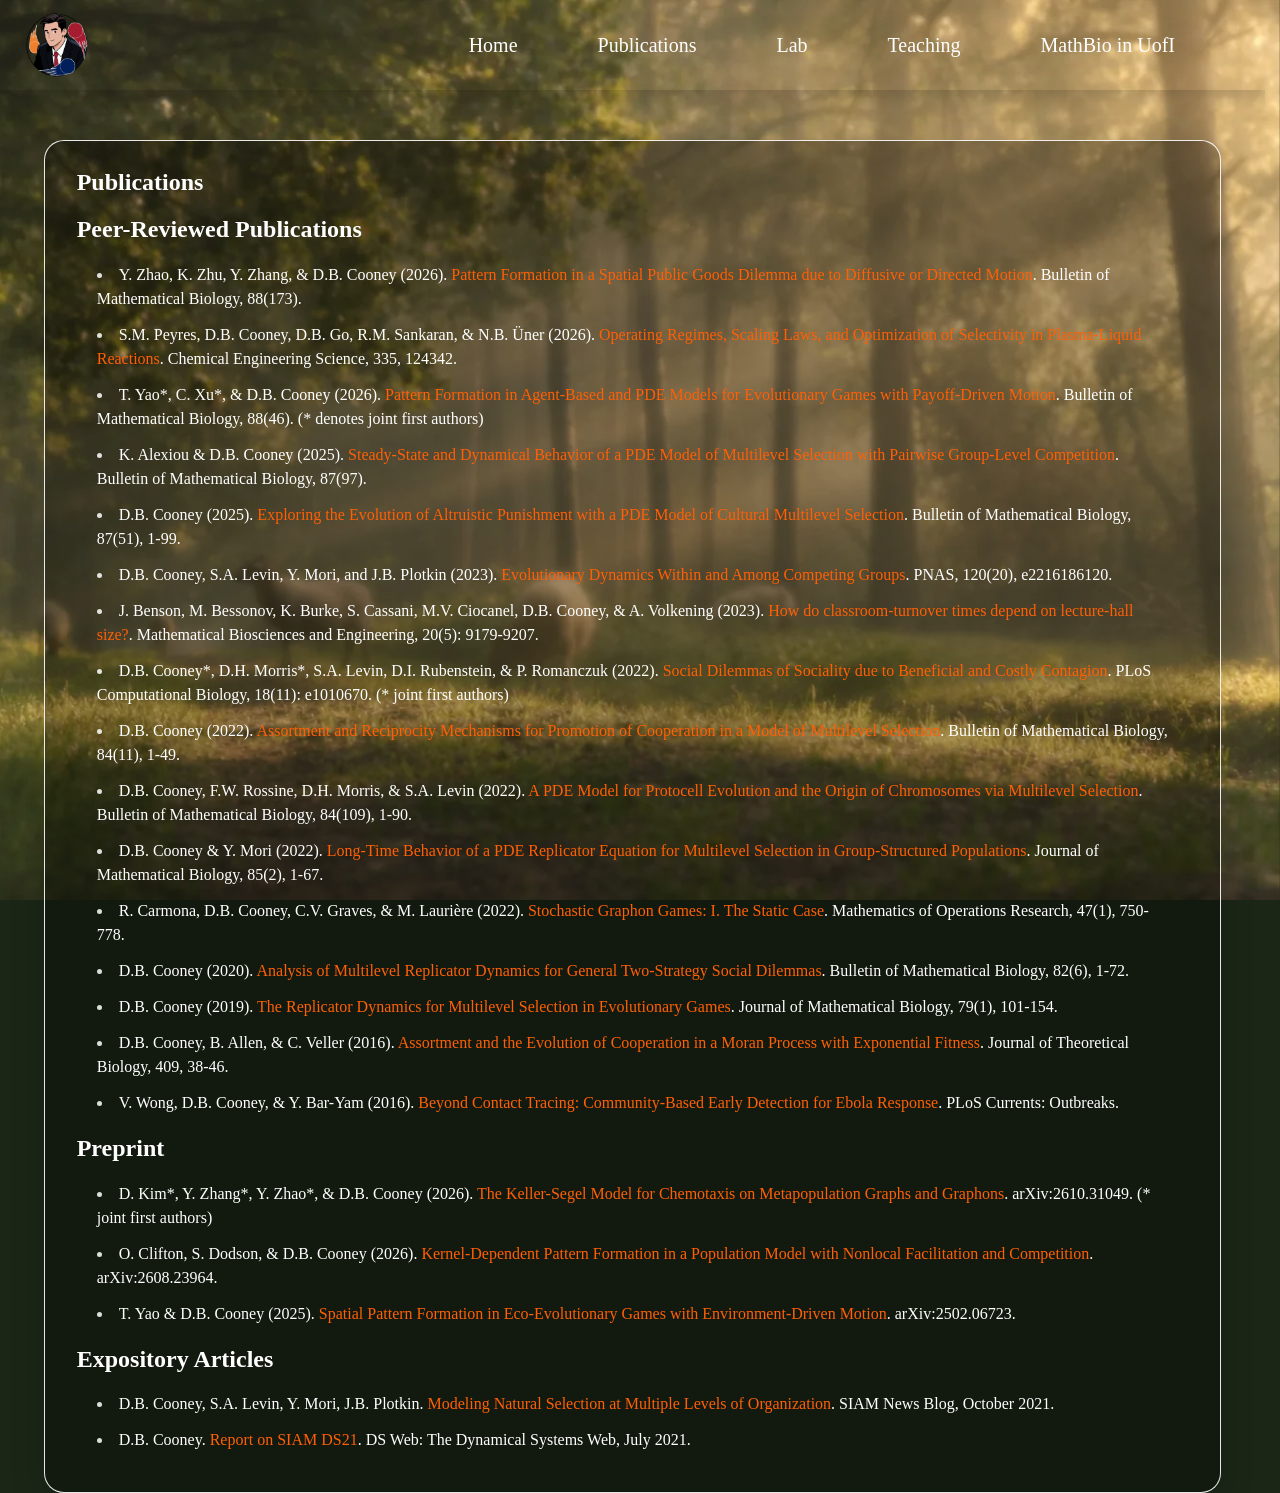
<file: partials/publications.html>
<!DOCTYPE html>
<html lang="en" style="background: #1b2617 url('../assets/internal-bg-v2.webp') center / cover fixed no-repeat;">
<head>
    <meta charset="UTF-8">
    <meta name="viewport" content="width=device-width, initial-scale=1.0">
    <title>Publications | EGGS Lab</title>
    <meta name="description" content="Browse publications by Daniel Cooney and collaborators on evolutionary game theory, population dynamics, multilevel selection, and mathematical biology.">
    <link rel="prefetch" href="../index.html">
    <link rel="preload" href="../assets/forest-poster.webp" as="image" type="image/webp">
    <link rel="preload" href="../assets/internal-bg-v2.webp" as="image" type="image/webp">
    <link rel="stylesheet" href="../styles.css">
    <script src="../navigation-guard.js?v=mobile-1" defer></script>
</head>
<body class="publications-page">
    <img src="../assets/internal-bg-v2.webp" alt="Static Background" class="static-bg">
    <div class="bg-overlay static-page-overlay" aria-hidden="true"></div>
    <header class="site-header">
        <a class="site-logo" href="../index.html" aria-label="logo_to_homepage">
            <img src="../assets/cooney_logo.png" alt = "logo" class="logo">
        </a>
        <button class="nav-toggle" type="button" aria-expanded="false" aria-controls="primary-navigation" aria-label="Open navigation">
            <span class="nav-toggle-line"></span>
            <span class="nav-toggle-line"></span>
            <span class="nav-toggle-line"></span>
        </button>
        <nav class="nav-bar" id="primary-navigation">
            <a class="nav-link" href="../index.html">Home</a>
            <a class="nav-link" href="../partials/publications.html">Publications</a>
            <a class="nav-link" href="../partials/lab.html">Lab</a>
            <a class="nav-link" href="../partials/teaching.html">Teaching</a>
            <a class="nav-link" href="../partials/MBUofI.html">MathBio in UofI</a>
        </nav>
    </header>
    
    <section>
        <div class="bg-box">
            <h1>Publications</h1>
            <h2> Peer-Reviewed Publications </h2>
            <ul class="pub-list">
                <li>
                    Y. Zhao, K. Zhu, Y. Zhang, &amp; D.B. Cooney (2026).
                    <a href="https://link.springer.com/article/10.1007/s11538-026-01733-0" target="_blank" rel="noopener">Pattern Formation in a Spatial Public Goods Dilemma due to Diffusive or Directed Motion</a>.
                    Bulletin of Mathematical Biology, 88(173).
                </li>
                <li>
                    S.M. Peyres, D.B. Cooney, D.B. Go, R.M. Sankaran, &amp; N.B. Üner (2026).
                    <a href="https://www.sciencedirect.com/science/article/pii/S0009250926010572" target="_blank" rel="noopener">Operating Regimes, Scaling Laws, and Optimization of Selectivity in Plasma-Liquid Reactions</a>.
                    Chemical Engineering Science, 335, 124342.
                </li>
                <li>
                    T. Yao*, C. Xu*, &amp; D.B. Cooney (2026).
                    <a href="https://link.springer.com/article/10.1007/s11538-026-01595-6" target="_blank" rel="noopener">Pattern Formation in Agent-Based and PDE Models for Evolutionary Games with Payoff-Driven Motion</a>.
                    Bulletin of Mathematical Biology, 88(46). (* denotes joint first authors)
                </li>
                <li>
                    K. Alexiou &amp; D.B. Cooney (2025).
                    <a href="https://link.springer.com/article/10.1007/s11538-025-01476-4" target="_blank" rel="noopener">Steady-State and Dynamical Behavior of a PDE Model of Multilevel Selection with Pairwise Group-Level Competition</a>.
                    Bulletin of Mathematical Biology, 87(97).
                </li>
                <li>
                    D.B. Cooney (2025).
                    <a href="https://link.springer.com/article/10.1007/s11538-025-01259-6" target="_blank" rel="noopener">Exploring the Evolution of Altruistic Punishment with a PDE Model of Cultural Multilevel Selection</a>.
                    Bulletin of Mathematical Biology, 87(51), 1-99.
                </li>
                <li>
                    D.B. Cooney, S.A. Levin, Y. Mori, and J.B. Plotkin (2023).
                    <a href="https://www.pnas.org/doi/10.1073/pnas.2216186120" target="_blank" rel="noopener">Evolutionary Dynamics Within and Among Competing Groups</a>.
                    PNAS, 120(20), e2216186120.
                </li>
                <li>
                    J. Benson, M. Bessonov, K. Burke, S. Cassani, M.V. Ciocanel, D.B. Cooney, &amp; A. Volkening (2023).
                    <a href="https://www.aimspress.com/article/doi/10.3934/mbe.2023409" target="_blank" rel="noopener">How do classroom-turnover times depend on lecture-hall size?</a>.
                    Mathematical Biosciences and Engineering, 20(5): 9179-9207.
                </li>
                <li>
                    D.B. Cooney*, D.H. Morris*, S.A. Levin, D.I. Rubenstein, &amp; P. Romanczuk (2022).
                    <a href="https://doi.org/10.1371/journal.pcbi.1010670" target="_blank" rel="noopener">Social Dilemmas of Sociality due to Beneficial and Costly Contagion</a>.
                    PLoS Computational Biology, 18(11): e1010670. (* joint first authors)
                </li>
                <li>
                    D.B. Cooney (2022).
                    <a href="https://arxiv.org/abs/2109.12125" target="_blank" rel="noopener">Assortment and Reciprocity Mechanisms for Promotion of Cooperation in a Model of Multilevel Selection</a>.
                    Bulletin of Mathematical Biology, 84(11), 1-49.
                </li>
                <li>
                    D.B. Cooney, F.W. Rossine, D.H. Morris, &amp; S.A. Levin (2022).
                    <a href="https://link.springer.com/article/10.1007/s11538-022-01085-3" target="_blank" rel="noopener">A PDE Model for Protocell Evolution and the Origin of Chromosomes via Multilevel Selection</a>.
                    Bulletin of Mathematical Biology, 84(109), 1-90.
                </li>
                <li>
                    D.B. Cooney &amp; Y. Mori (2022).
                    <a href="https://link.springer.com/article/10.1007/s00285-022-01772-4" target="_blank" rel="noopener">Long-Time Behavior of a PDE Replicator Equation for Multilevel Selection in Group-Structured Populations</a>.
                    Journal of Mathematical Biology, 85(2), 1-67.
                </li>
                <li>
                    R. Carmona, D.B. Cooney, C.V. Graves, &amp; M. Laurière (2022).
                    <a href="https://pubsonline.informs.org/doi/10.1287/moor.2020.1081" target="_blank" rel="noopener">Stochastic Graphon Games: I. The Static Case</a>.
                    Mathematics of Operations Research, 47(1), 750-778.
                </li>
                <li>
                    D.B. Cooney (2020).
                    <a href="https://link.springer.com/article/10.1007/s11538-020-00727-9" target="_blank" rel="noopener">Analysis of Multilevel Replicator Dynamics for General Two-Strategy Social Dilemmas</a>.
                    Bulletin of Mathematical Biology, 82(6), 1-72.
                </li>
                <li>
                    D.B. Cooney (2019).
                    <a href="https://link.springer.com/article/10.1007/s00285-019-01392-1" target="_blank" rel="noopener">The Replicator Dynamics for Multilevel Selection in Evolutionary Games</a>.
                    Journal of Mathematical Biology, 79(1), 101-154.
                </li>
                <li>
                    D.B. Cooney, B. Allen, &amp; C. Veller (2016).
                    <a href="https://www.sciencedirect.com/science/article/pii/S0022519316302730" target="_blank" rel="noopener">Assortment and the Evolution of Cooperation in a Moran Process with Exponential Fitness</a>.
                    Journal of Theoretical Biology, 409, 38-46.
                </li>
                <li>
                    V. Wong, D.B. Cooney, &amp; Y. Bar-Yam (2016).
                    <a href="https://www.ncbi.nlm.nih.gov/pmc/articles/PMC4888198/" target="_blank" rel="noopener">Beyond Contact Tracing: Community-Based Early Detection for Ebola Response</a>.
                    PLoS Currents: Outbreaks.
                </li>
            </ul>

            <h2>Preprint</h2>
            <ul class="pub-list">
                <li>
                    D. Kim*, Y. Zhang*, Y. Zhao*, &amp; D.B. Cooney (2026).
                    <a href="https://arxiv.org/abs/2610.31049" target="_blank" rel="noopener">The Keller-Segel Model for Chemotaxis on Metapopulation Graphs and Graphons</a>.
                    arXiv:2610.31049. (* joint first authors)
                </li>
                <li>
                    O. Clifton, S. Dodson, &amp; D.B. Cooney (2026).
                    <a href="https://arxiv.org/abs/2608.23964" target="_blank" rel="noopener">Kernel-Dependent Pattern Formation in a Population Model with Nonlocal Facilitation and Competition</a>.
                    arXiv:2608.23964.
                </li>
                <li>
                    T. Yao &amp; D.B. Cooney (2025).
                    <a href="https://arxiv.org/abs/2502.06723" target="_blank" rel="noopener">Spatial Pattern Formation in Eco-Evolutionary Games with Environment-Driven Motion</a>.
                    arXiv:2502.06723.
                </li>
            </ul>

            <h2>Expository Articles</h2>
            <ul class="pub-list">
                <li>
                    D.B. Cooney, S.A. Levin, Y. Mori, J.B. Plotkin.
                    <a href=https://www.siam.org/publications/siam-news/articles/modeling-natural-selection-at-multiple-levels-of-organization target="_blank" rel="noopener"> Modeling Natural Selection at Multiple Levels of Organization</a>.
                    SIAM News Blog, October 2021.
                </li>
                <li>
                    D.B. Cooney.
                    <a href="https://dsweb.siam.org/The-Magazine/All-Issues/report-on-siam-ds21-1" target="_blank" rel="noopener">  Report on SIAM DS21</a>.
                    DS Web: The Dynamical Systems Web, July 2021.
                </li>
            </ul>
        </div>
    </section>

</body>
</file>
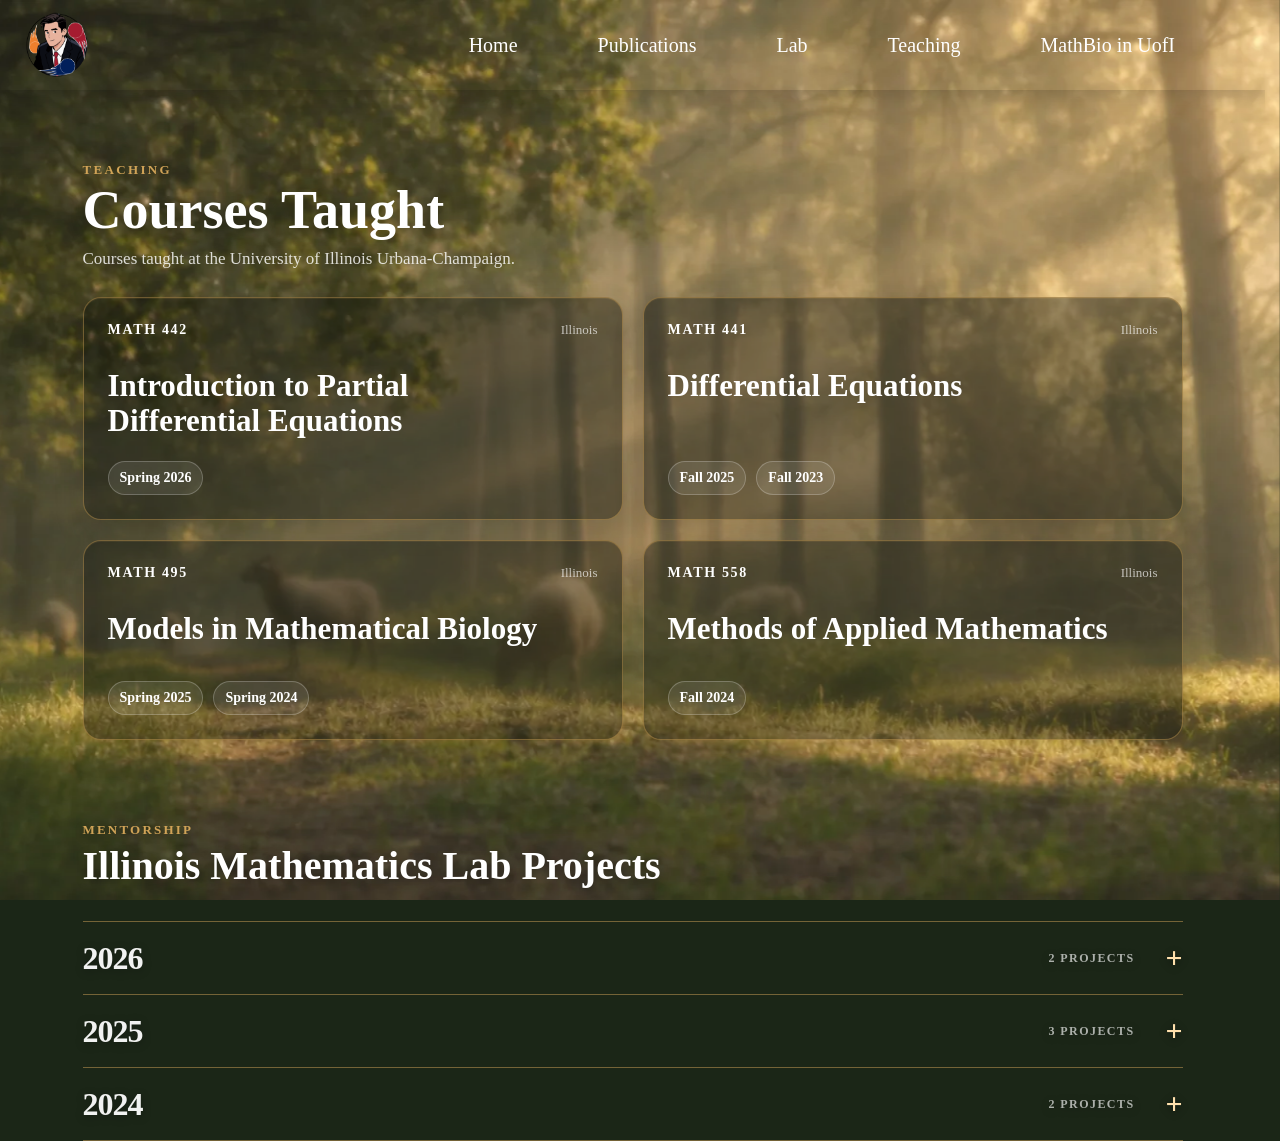
<file: partials/teaching.html>
<!DOCTYPE html>
<html lang="en" style="background: #1b2617 url('../assets/internal-bg-v2.webp') center / cover fixed no-repeat;">
<head>
    <meta charset="UTF-8">
    <meta name="viewport" content="width=device-width, initial-scale=1.0">
    <title>Teaching | Daniel Cooney and the EGGS Lab</title>
    <meta name="description" content="Explore courses taught and research mentorship led by Daniel Cooney at the University of Illinois Urbana-Champaign in applied mathematics and mathematical biology.">
    <link rel="prefetch" href="../index.html">
    <link rel="preload" href="../assets/forest-poster.webp" as="image" type="image/webp">
    <link rel="preload" href="../assets/internal-bg-v2.webp" as="image" type="image/webp">
    <link rel="stylesheet" href="../styles.css">
    <script src="../navigation-guard.js?v=mobile-1" defer></script>
</head>
<body>
    <img src="../assets/internal-bg-v2.webp" alt="Static Background" class="static-bg">
    <div class="teaching-bg-overlay" aria-hidden="true"></div>
    <header class="site-header">
        <a class="site-logo" href="../index.html" aria-label="logo_to_homepage">
            <img src="../assets/cooney_logo.png" alt = "logo" class="logo">
        </a>
        <button class="nav-toggle" type="button" aria-expanded="false" aria-controls="primary-navigation" aria-label="Open navigation">
            <span class="nav-toggle-line"></span>
            <span class="nav-toggle-line"></span>
            <span class="nav-toggle-line"></span>
        </button>
        <nav class="nav-bar" id="primary-navigation">
            <a class="nav-link" href="../index.html">Home</a>
            <a class="nav-link" href="../partials/publications.html">Publications</a>
            <a class="nav-link" href="../partials/lab.html">Lab</a>
            <a class="nav-link" href="../partials/teaching.html">Teaching</a>
            <a class="nav-link" href="../partials/MBUofI.html">MathBio in UofI</a>
        </nav>
    </header>
    <section>
        <div class="teaching-courses">
            <div class="teaching-heading">
                <p class="teaching-eyebrow">Teaching</p>
                <h1>Courses Taught</h1>
                <p>Courses taught at the University of Illinois Urbana-Champaign.</p>
            </div>

            <div class="course-card-grid">
                <article class="course-card">
                    <div class="course-card-topline">
                        <span class="course-code">MATH 442</span>
                        <span class="course-school">Illinois</span>
                    </div>
                    <h2>Introduction to Partial Differential Equations</h2>
                    <div class="course-terms">
                        <span>Spring 2026</span>
                    </div>
                </article>

                <article class="course-card">
                    <div class="course-card-topline">
                        <span class="course-code">MATH 441</span>
                        <span class="course-school">Illinois</span>
                    </div>
                    <h2>Differential Equations</h2>
                    <div class="course-terms">
                        <span>Fall 2025</span>
                        <span>Fall 2023</span>
                    </div>
                </article>

                <article class="course-card">
                    <div class="course-card-topline">
                        <span class="course-code">MATH 495</span>
                        <span class="course-school">Illinois</span>
                    </div>
                    <h2>Models in Mathematical Biology</h2>
                    <div class="course-terms">
                        <span>Spring 2025</span>
                        <span>Spring 2024</span>
                    </div>
                </article>

                <article class="course-card">
                    <div class="course-card-topline">
                        <span class="course-code">MATH 558</span>
                        <span class="course-school">Illinois</span>
                    </div>
                    <h2>Methods of Applied Mathematics</h2>
                    <div class="course-terms">
                        <span>Fall 2024</span>
                    </div>
                </article>
            </div>
        </div>
        <section class="mentorship-archive" aria-labelledby="mentorship-title">
            <div class="mentorship-heading">
                <div>
                    <p class="mentorship-eyebrow">Mentorship</p>
                    <h2 id="mentorship-title">Illinois Mathematics Lab Projects</h2>
                </div>
                <!-- <p>Research mentorship through collaborative mathematical biology projects.</p> -->
            </div>

            <div class="mentorship-years">
                <details class="mentorship-year" name="mentorship-years">
                    <summary>
                        <span class="mentorship-year-label">2026</span>
                        <span class="mentorship-year-count">2 Projects</span>
                        <span class="mentorship-year-toggle" aria-hidden="true"></span>
                    </summary>
                    <div class="mentorship-projects">
                        <article class="mentorship-project">
                            <span class="mentorship-term">Spring</span>
                            <div class="mentorship-project-copy">
                                <h3>Spatial Spreading of Altruism: Beyond the Prisoner’s Dilemma</h3>
                                <p class="mentorship-collaboration">Jointly organized with Olivia Clifton</p>
                                <details class="mentorship-roster">
                                    <summary>Undergraduate Researchers</summary>
                                    <p>Darren Erawan, Eric Wang, Jiayi Huang, Diti Nainwal, Yongming Tao, Xuhan Pan</p>
                                </details>
                            </div>
                            <div class="mentorship-mentor">
                                <span>Graduate Student Mentor</span>
                                <strong>Yuxuan Zhao</strong>
                            </div>
                        </article>

                        <article class="mentorship-project">
                            <span class="mentorship-term">Spring</span>
                            <div class="mentorship-project-copy">
                                <h3>ODE and PDE Models for Cross-Scale Evolutionary Dynamics</h3>
                                <details class="mentorship-roster">
                                    <summary>Undergraduate Researchers</summary>
                                    <p>Gebran Hammoud, Jonas Liang, Naro Panjaitan</p>
                                </details>
                            </div>
                            <div class="mentorship-mentor">
                                <span>Graduate Student Mentors</span>
                                <strong>Shlok Mulye, Muhammad Raza</strong>
                            </div>
                        </article>
                    </div>
                </details>

                <details class="mentorship-year" name="mentorship-years">
                    <summary>
                        <span class="mentorship-year-label">2025</span>
                        <span class="mentorship-year-count">3 Projects</span>
                        <span class="mentorship-year-toggle" aria-hidden="true"></span>
                    </summary>
                    <div class="mentorship-projects">
                        <article class="mentorship-project">
                            <span class="mentorship-term">Fall</span>
                            <div class="mentorship-project-copy">
                                <h3>Mathematical Frameworks for Exploring Cross-Scale Evolutionary Dynamics</h3>
                                <details class="mentorship-roster">
                                    <summary>Undergraduate Researchers</summary>
                                    <p>Panyue (Dan) Chen, Samuel Li, Jonas Liang, Xuhan Pan, Naro Panjaitan, Ke Yao, Yixu Zheng</p>
                                </details>
                            </div>
                            <div class="mentorship-mentor">
                                <span>Graduate Student Mentors</span>
                                <strong>Shlok Mulye, Muhammad Raza</strong>
                            </div>
                        </article>

                        <article class="mentorship-project">
                            <span class="mentorship-term">Summer</span>
                            <div class="mentorship-project-copy">
                                <h3>Formation and Stability of Patterns in Spatial Models of Evolutionary Games</h3>
                                <details class="mentorship-roster">
                                    <summary>Undergraduate Researchers</summary>
                                    <p>Amy Bradu, Stanley Combes, David (Rui) Sang</p>
                                </details>
                            </div>
                            <div class="mentorship-mentor">
                                <span>Graduate Student Mentor</span>
                                <strong>Yefei Zhang</strong>
                            </div>
                        </article>

                        <article class="mentorship-project">
                            <span class="mentorship-term">Spring</span>
                            <div class="mentorship-project-copy">
                                <h3>Stochastic Process and Differential Equation Models for Cross-Scale Evolutionary Dynamics</h3>
                                <details class="mentorship-roster">
                                    <summary>Undergraduate Researchers</summary>
                                    <p>Ali Alhaj, Tiger Gao, Yiming Gao, Ahaan Kanaujia, Mavin Khanday, Justin Lee, Jonas Liang, Xiangyu Tan, Jiaqi Tang, Yichen Zhou</p>
                                </details>
                            </div>
                            <div class="mentorship-mentor">
                                <span>Graduate Student Mentors</span>
                                <strong>Jiantong Liu, Muhammad Raza</strong>
                            </div>
                        </article>
                    </div>
                </details>

                <details class="mentorship-year" name="mentorship-years">
                    <summary>
                        <span class="mentorship-year-label">2024</span>
                        <span class="mentorship-year-count">2 Projects</span>
                        <span class="mentorship-year-toggle" aria-hidden="true"></span>
                    </summary>
                    <div class="mentorship-projects">
                        <article class="mentorship-project">
                            <span class="mentorship-term">Fall</span>
                            <div class="mentorship-project-copy">
                                <h3>Stochastic Models of Cross-Scale Evolutionary Dynamics</h3>
                                <details class="mentorship-roster">
                                    <summary>Undergraduate Researchers</summary>
                                    <p>Ali Alhaj, Tiger Gao, Yiming Gao, Ahaan Kanaujia, Mavin Khanday, Justin Lee, Jonas Liang, Xiangyu Tan, Jiaqi Tang, Yichen Zhou</p>
                                </details>
                            </div>
                            <div class="mentorship-mentor">
                                <span>Graduate Student Mentors</span>
                                <strong>Jiantong Liu, Shlok Mulye, Muhammad Raza</strong>
                            </div>
                        </article>

                        <article class="mentorship-project">
                            <span class="mentorship-term">Spring</span>
                            <div class="mentorship-project-copy">
                                <h3>Spatial Models of Evolutionary Dynamics</h3>
                                <details class="mentorship-roster">
                                    <summary>Undergraduate Researchers</summary>
                                    <p>Jirui Liu, Seokhwan Moon, Ahmad Rahman, Edwin Shen, Chenning Xu, Tianyong Yao</p>
                                </details>
                            </div>
                            <div class="mentorship-mentor">
                                <span>Graduate Student Mentor</span>
                                <strong>Muhammad Raza</strong>
                            </div>
                        </article>
                    </div>
                </details>
            </div>
        </section>
    </section>
</body>
</html>
</file>
<file: styles.css>
/*Flexbox (CSS Flexible Box Layout) is a layout system for arranging items in one direction at a time—either a row or a column—with easy alignment and spacing. 
Here, we use CSS Grid to create a two-column layout for the hero section.*/

@view-transition {
  navigation: auto;
}

/*reset */
* { box-sizing: border-box; }
html {
  min-height: 100%;
  scrollbar-gutter: stable;
  background: #1b2617 url("assets/forest-poster.webp") center / cover fixed no-repeat;
}

html, body { height: 100%;
  /* background-color: thistle; testing background color only */
  margin: 0;
}
body {
  margin: 0;
  background: transparent;
}

.bg-video,
.static-bg {
  position: fixed;
  inset: 0;
  width: 100%;
  height: 100%;
  object-fit: cover;
  object-position: center;
  z-index: -10;
}

.bg-overlay{
  position: fixed;
  inset: 0;
  z-index: -9;
  background: rgba(0, 0, 0, 0.12);
}

.static-page-overlay {
  background: rgba(255, 248, 225, 0.025);
}

/* Internal-page rendering hints; these do not change layout or appearance. */
.lab-page .static-bg,
.lab-page .bg-overlay,
.publications-page .static-bg,
.publications-page .bg-overlay {
  transform: translateZ(0);
  backface-visibility: hidden;
  will-change: transform;
}

.lab-page .person-card,
.lab-page .collab-card {
  content-visibility: auto;
}

.lab-page .person-card {
  contain-intrinsic-size: auto 520px;
}

.lab-page .collab-card {
  contain-intrinsic-size: auto 100px;
}

/* Reuse the pre-softened internal background instead of recomputing blur on every scroll frame. */
.lab-page .bg-box,
.publications-page .bg-box {
  background:
    linear-gradient(rgba(0, 0, 0, 0.30), rgba(0, 0, 0, 0.30)),
    url("assets/internal-bg-v2.webp") center / cover fixed no-repeat;
  -webkit-backdrop-filter: none;
  backdrop-filter: none;
}


.site-header {
  flex: 0 0 auto;   
  padding: 12px 24px; /* top and bottom 12px, left and right 24px */
  padding-right: 90px;
  display: flex;
  justify-content: space-between;
  align-items: center;
  box-shadow: 0 6px 18px rgba(0,0,0,0.18);
  view-transition-name: site-header;
}

body > main {
  animation: page-content-in 180ms ease-out both;
}

@keyframes page-content-in {
  from {
    opacity: 0;
    transform: translateY(4px);
  }

  to {
    opacity: 1;
    transform: translateY(0);
  }
}

::view-transition-group(root) {
  animation-duration: 240ms;
  animation-timing-function: ease-in-out;
}

::view-transition-group(site-header) {
  animation-duration: 180ms;
  animation-timing-function: ease-out;
}

@media (prefers-reduced-motion: reduce) {
  body > main,
  ::view-transition-group(root),
  ::view-transition-group(site-header) {
    animation-duration: 0.01ms;
  }
}

.logo {
  width: 66px;
  height: 66px;
  border-radius: 50%;
  display: block;        /* removes tiny baseline gap */
  background: transparent;
  position: relative;
}

.nav-bar{
  display: flex;
  gap: 80px;
  align-items: center;
  font-size: 20px;
}

.nav-toggle {
  display: none;
}

.nav-link {
  text-decoration: none;
  color: white;
}

.hero {
  min-height: 0;
  display: grid;
  grid-template-columns: 1fr 1fr;
}

.hero-left {
  display: flex;
  justify-content: center;
  align-items: center;
  padding: 48px;
}

.hero-right {
  display: flex;
  justify-content: center;
  align-items: center;
  padding: 130px 48px;
}

.avatar {
  width: 100%;
  max-width: 400px;
  aspect-ratio: 1;
  object-fit: cover;
  object-position: center;
  border-radius: 50%;
  border: 0;
  box-shadow: none;
  filter: saturate(0.9) contrast(0.96) sepia(0.04);
}

.intro-box {
  max-width: 560px;
  padding: 28px 32px;
  border-radius: 20px;

  /* “blurry board” */
  background: rgba(9, 14, 10, 0.34);
  -webkit-backdrop-filter: blur(8px);
  backdrop-filter: blur(8px);

  /* edge + depth */
  border: 0.5px solid rgba(255, 255, 255, 0.18);
  box-shadow: 0 12px 35px rgba(0, 0, 0, 0.35);
}

.intro-box h1 {
  margin: 0 0 12px; /* remove default top margin + add space below */
  font-size: 3em;
  color: white;
}

.intro-box p {
  margin: 0; /* remove default margin so spacing is controlled */
  font-size: 1.2em;
  color: white;
}

/*treat the link like a small inline item, but arrange the icons inside it cleanly in a row*/
.icon-link {
  display: inline-flex;
  gap: 12px;           
  align-items: center;
  text-decoration: none;
}

.icon-link img {
  width: 35px;
  height: 35px;
}

.student-run-note {
  position: fixed;
  left: 18px;
  bottom: 12px;
  z-index: 1;
  color: rgba(255, 255, 255, 0.78);
  font-size: 16px;
  letter-spacing: 0.02em;
  text-shadow: 0 1px 4px rgba(0, 0, 0, 0.65);
  pointer-events: none;
}

.research{
  color: white;
  font-size: 100px;
}

.bg-box{
  width: min(5600px, 92vw);
  margin: 50px auto 0;          /* center + push down below header */
  padding: 28px 32px;
  border-radius: 20px;

  background: rgba(0, 0, 0, 0.25);
  -webkit-backdrop-filter: blur(0px);  
  backdrop-filter: blur(14px);

  /* edge + depth */
  border: 0.5px solid rgba(255, 255, 255, 0.899);
  box-shadow: 0 12px 35px rgba(0, 0, 0, 0.15);

  color: white;         
  
  position: relative;
}

.bg-box h1{
  margin-top: 0;        /* removes the extra gap at the top */
  margin-bottom: 12px;  /* optional */
}

.lab-introduction {
  max-width: 900px;
  margin: 0 0 28px;
  color: rgba(255, 255, 255, 0.82);
  font-size: 1rem;
  font-weight: 400;
  line-height: 1.5;
}

.bg-box a:hover {
  text-decoration: underline;
  color: #13294B;
}

.bg-box a:visited {
  color: #13294B;
}

.pub-list{
  list-style-position: inside; 
  padding-left: 0;
  margin: 15px 20px 0;
}

.pub-list li{
  margin: 12px 0;
  line-height: 1.5;
}

.pub-list li::marker{
  color: rgba(255,255,255,0.85);
}

.pub-list li a {
  color: #FF5F05;
  text-decoration: none;
}

.PI-card {
  display: flex;
  align-items: center;
  justify-content: center;   
  gap: 24px;

  max-width: 1100px;         
  margin: 0 130px;            
}

.PI-photo{
  width: 300px;
  height: 300px;
  object-fit: cover;
  box-shadow: 0 4px 8px rgba(0, 0, 0, 0.1);
}

.PI-title {
  font-size: 22px;        
  font-weight: 700;       
  line-height: 1.25;
  margin: 0 0 14px 0;

  color: #fff;            
  text-shadow: 0 2px 8px rgba(0,0,0,0.25); 
  letter-spacing: 0.2px;
}

.PI-line {
  font-size: 18px;
  line-height: 1.5;
  margin-top: 0;
}

.PI-line a {
  color: white;
  text-decoration: underline;
}

.PI-line a:visited {
  color: white;
}


.people-gridThird {
  width: min(1200px, 100%);
  display: grid;
  grid-template-columns: repeat(3, 1fr);
  gap: 120px; 
  justify-items: center;
  align-items: start;

  margin: 0 100px;

}

/* Keep the three-column Lab grids inside their translucent background panel. */
.lab-page .people-gridThird {
  width: min(1200px, calc(100% - 80px));
  margin-inline: auto;
}

.lab-page .people-gridThird > .person-card {
  width: min(250px, 100%);
}

.people-gridThird > .person-card {
  width: 100%;
  min-width: 0;
}

.person-card p.major-or-school {
  margin-top: -1rem;      /* smaller than default */
  /* or even 0 if you want it very tight */
}

.person-card-nonPI {
  display: block;
  text-align: center;
  max-width: 250px;     
  width: 100%;
  aspect-ratio: 1 / 1;
  object-fit: cover;
  object-position: center;
  margin: 0;
}

/* .person-card a {
  text-decoration: none;
  color: inherit;
} */

.student-sections {
  margin-top: 40px;
  margin-bottom: 20px;
  font-weight: bold;
  color: white;
}

.collab-gridFour {
  display: grid;
  grid-template-columns: repeat(4, 1fr);
  gap: 40px;
  justify-items: center;
}

.collab-card {
  text-align: center;
}

.collab-card h3 {
  margin: 0;
}

.person-card .collab-school {
  margin: 0px 0 0;
}

.person-card .alumni-destination {
  color: rgba(255, 255, 255, 0.82);
  font-size: 0.95em;
  font-weight: 400;
}

/* Alumni use a consistent two-part biography: former Lab role, then current role. */
.alumni-grid .person-card h3 {
  margin-bottom: 14px;
}

.alumni-grid .alumni-lab-role,
.alumni-grid .alumni-destination {
  margin: 0;
  color: rgba(255, 255, 255, 0.9);
  font-family: inherit;
  font-size: 0.95em;
  font-weight: 400;
  line-height: 1.4;
}

.alumni-grid .alumni-destination {
  margin-top: 7px;
}

.alumni-grid .alumni-dates {
  display: block;
  margin-top: 2px;
}

.alumni-grid .alumni-placeholder {
  color: rgba(255, 255, 255, 0.64);
  font-style: italic;
}

.bg-box .collab-gridFour a,
.bg-box .collab-gridFour a:visited,
.bg-box .collab-gridFour a:hover,
.bg-box .collab-gridFour a:active {
  color: white;
  text-decoration: none; /* or underline on hover if you want */
}

.corner-note {
  position: absolute;
  right: 12px;
  bottom: 10px;
  font-size: 12px;
  line-height: 1.2;
  opacity: 0.8;
  text-align: right;
  max-width: 90%;
  color: white;
}

.teaching-bg-overlay {
  position: fixed;
  inset: 0;
  background: rgba(255, 248, 225, 0.025);
  z-index: -9;
}

.teaching-courses {
  width: min(1100px, 92vw);
  margin: 72px auto 0;
  color: white;
}

.teaching-heading {
  margin-bottom: 28px;
}

.teaching-heading h1 {
  margin: 4px 0 10px;
  font-size: clamp(34px, 5vw, 54px);
  line-height: 1.05;
  text-shadow: 0 3px 14px rgba(0, 0, 0, 0.35);
}

.teaching-heading > p:last-child {
  max-width: 650px;
  margin: 0;
  color: rgba(255, 255, 255, 0.82);
  font-size: 17px;
}

.teaching-eyebrow {
  margin: 0;
  color: rgba(214, 168, 90, 0.96);
  font-size: 13px;
  font-weight: 700;
  letter-spacing: 0.18em;
  text-transform: uppercase;
}

.course-card-grid {
  display: grid;
  grid-template-columns: repeat(2, minmax(0, 1fr));
  gap: 20px;
}

.course-card {
  display: flex;
  flex-direction: column;
  min-height: 200px;
  padding: 24px;
  border: 1px solid rgba(214, 168, 90, 0.42);
  border-radius: 18px;
  background: rgba(14, 18, 14, 0.42);
  box-shadow:
    inset 0 1px 0 rgba(214, 168, 90, 0.10),
    0 12px 30px rgba(0, 0, 0, 0.16);
  transition: transform 180ms ease, background-color 180ms ease, border-color 180ms ease;
}

.course-card:hover {
  transform: translateY(-3px);
  border-color: rgba(214, 168, 90, 0.70);
  background: rgba(14, 18, 14, 0.55);
}

.course-card-topline {
  display: flex;
  align-items: center;
  justify-content: space-between;
  gap: 16px;
}

.course-code {
  font-size: 14px;
  font-weight: 800;
  letter-spacing: 0.12em;
}

.course-school {
  color: rgba(255, 255, 255, 0.67);
  font-size: 13px;
  text-align: right;
}

.course-card h2 {
  max-width: 440px;
  margin: 30px 0 22px;
  font-size: clamp(23px, 3vw, 31px);
  line-height: 1.15;
}

.course-terms {
  display: flex;
  flex-wrap: wrap;
  gap: 10px;
  margin-top: auto;
}

.course-terms > span {
  display: inline-flex;
  align-items: center;
  gap: 6px;
  padding: 8px 11px;
  border: 1px solid rgba(255, 255, 255, 0.22);
  border-radius: 999px;
  background: rgba(255, 255, 255, 0.09);
  color: white;
  font-size: 14px;
  font-weight: 600;
}

.mentorship-archive {
  width: min(1100px, 92vw);
  margin: 82px auto 100px;
  color: white;
  text-shadow: 0 2px 10px rgba(0, 0, 0, 0.28);
}

.mentorship-heading {
  display: grid;
  grid-template-columns: minmax(0, 1.2fr) minmax(260px, 0.8fr);
  align-items: end;
  gap: 56px;
  margin-bottom: 34px;
}

.mentorship-eyebrow {
  margin: 0 0 7px;
  color: rgba(214, 168, 90, 0.96);
  font-size: 13px;
  font-weight: 800;
  letter-spacing: 0.17em;
  text-transform: uppercase;
}

.mentorship-heading h2 {
  margin: 0;
  font-size: clamp(28px, 3.4vw, 40px);
  line-height: 1.06;
}

.mentorship-heading > p {
  margin: 0 0 4px;
  color: rgba(255, 255, 255, 0.76);
  font-size: 16px;
  line-height: 1.5;
}

.mentorship-year {
  border-top: 1px solid rgba(214, 168, 90, 0.48);
}

.mentorship-year:last-child {
  border-bottom: 1px solid rgba(214, 168, 90, 0.48);
}

.mentorship-year > summary {
  display: grid;
  grid-template-columns: 1fr auto 28px;
  align-items: center;
  gap: 20px;
  padding: 20px 0;
  cursor: pointer;
  list-style: none;
}

.mentorship-year > summary::-webkit-details-marker,
.mentorship-roster > summary::-webkit-details-marker {
  display: none;
}

.mentorship-year-label {
  color: rgba(255, 255, 255, 0.94);
  font-size: clamp(24px, 2.5vw, 34px);
  font-weight: 700;
  letter-spacing: -0.03em;
  line-height: 1;
}

.mentorship-year-count {
  color: rgba(255, 255, 255, 0.64);
  font-size: 12px;
  font-weight: 800;
  letter-spacing: 0.12em;
  text-transform: uppercase;
}

.mentorship-year-toggle {
  color: rgba(255, 224, 172, 1);
  font-size: 30px;
  font-weight: 600;
  line-height: 1;
  text-align: right;
  text-shadow: 0 2px 8px rgba(0, 0, 0, 0.45);
}

.mentorship-year-toggle::before {
  content: "+";
}

.mentorship-year[open] .mentorship-year-toggle::before {
  content: "−";
}

.mentorship-projects {
  padding-bottom: 10px;
}

.mentorship-project {
  display: grid;
  grid-template-columns: 76px minmax(0, 1fr) minmax(180px, 230px);
  align-items: start;
  gap: 26px;
  padding: 24px 0;
  border-top: 1px solid rgba(255, 255, 255, 0.13);
}

.mentorship-term {
  padding-top: 4px;
  color: rgba(214, 168, 90, 0.98);
  font-size: 12px;
  font-weight: 800;
  letter-spacing: 0.13em;
  text-transform: uppercase;
}

.mentorship-project-copy h3 {
  margin: 0;
  color: white;
  font-size: clamp(19px, 2.4vw, 24px);
  line-height: 1.25;
  transition: color 160ms ease;
}

.mentorship-project:hover .mentorship-project-copy h3 {
  color: rgba(255, 224, 172, 0.98);
}

.mentorship-collaboration {
  margin: 8px 0 0;
  color: rgba(255, 255, 255, 0.66);
  font-size: 14px;
}

.mentorship-mentor {
  padding-top: 3px;
}

.mentorship-mentor span {
  display: block;
  margin-bottom: 7px;
  color: rgba(255, 255, 255, 0.58);
  font-size: 10px;
  font-weight: 800;
  letter-spacing: 0.1em;
  line-height: 1.35;
  text-transform: uppercase;
}

.mentorship-mentor strong {
  display: block;
  color: rgba(255, 255, 255, 0.92);
  font-size: 15px;
  line-height: 1.4;
}

.mentorship-roster {
  margin-top: 15px;
}

.mentorship-roster > summary {
  display: inline-flex;
  align-items: center;
  gap: 8px;
  color: rgba(255, 222, 167, 0.90);
  cursor: pointer;
  font-size: 13px;
  font-weight: 700;
  list-style: none;
}

.mentorship-roster > summary::after {
  content: "+";
  font-size: 16px;
  font-weight: 400;
}

.mentorship-roster[open] > summary::after {
  content: "−";
}

.mentorship-roster p {
  max-width: 680px;
  margin: 9px 0 0;
  color: rgba(255, 255, 255, 0.76);
  font-size: 14px;
  line-height: 1.5;
}

.teaching-bg-box{
  width: min(5600px, 92vw);
  margin: 50px auto 0;          /* center + push down below header */
  padding: 28px 32px;
  border-radius: 20px;

  background: rgba(0, 0, 0, 0.25);
  -webkit-backdrop-filter: blur(0px);  
  backdrop-filter: blur(14px);

  /* edge + depth */
  border: 0.5px solid rgba(255, 255, 255, 0.899);
  box-shadow: 0 12px 35px rgba(0, 0, 0, 0.15);

  color: white;         
  
  position: relative;
}

.teaching-bg-box h2{
  margin-top: 0;        /* removes the extra gap at the top */
  margin-bottom: 12px;  /* optional */
}

.teaching-bg-box a:hover {
  text-decoration: underline;
  color: #13294B;
}

.teaching-bg-box a:visited {
  color: #13294B;
}

.iml-projects {
  margin-bottom: 20px;
  font-size: 18px;
}

.iml-projects:last-child {
  margin-bottom: 0;
}

.research-bg-box{
  width: min(5600px, 92vw);
  margin: 50px auto 0;          /* center + push down below header */
  padding: 28px 32px;
  border-radius: 20px;

  background: rgba(0, 0, 0, 0.25);
  -webkit-backdrop-filter: blur(0px);  
  backdrop-filter: blur(14px);

  /* edge + depth */
  border: 0.5px solid rgba(255, 255, 255, 0.899);
  box-shadow: 0 12px 35px rgba(0, 0, 0, 0.15);

  color: white;         
  
  position: relative;
}

.research-bg-box h2{
  margin-top: 0;        /* removes the extra gap at the top */
  margin-bottom: 12px;  /* optional */
}

.research-bg-box a:hover {
  text-decoration: underline;
  color: #13294B;
}

.research-bg-box a:visited {
  color: #13294B;
}

.research-row{
  display: flex;
  align-items: flex-start;
  gap: 28px;
}

.research-desc{
  flex: 1;
  min-width: 0;
}

.MLS-pic{
  flex: 0 0 auto;
  width: min(520px, 38%);
  height: auto;
  max-height: 300px; /* optional, reduces box height */
  object-fit: contain;
  border-radius: 14px;
}

/* mobile: stack */
@media (max-width: 900px){
  .research-row{ flex-direction: column; }
  .MLS-pic{ width: 100%; max-width: 520px; margin-left: 0; }
}

@media (max-width: 720px){
  .teaching-courses {
    margin-top: 42px;
  }

  .course-card-grid {
    grid-template-columns: 1fr;
  }

  .course-card {
    min-height: 0;
    padding: 20px;
  }

  .course-card h2 {
    margin-top: 24px;
  }

  .mentorship-archive {
    margin-top: 62px;
  }

  .mentorship-heading {
    grid-template-columns: 1fr;
    gap: 14px;
  }

  .mentorship-year > summary {
    grid-template-columns: 1fr auto 22px;
  }

  .mentorship-project {
    grid-template-columns: 1fr;
    gap: 10px;
  }

  .mentorship-mentor {
    margin-top: 6px;
  }
}


.mathbio-main {
  width: min(1180px, 92vw);
  margin: 68px auto 90px;
  color: white;
  animation: none;
}

.mathbio-hero {
  max-width: 820px;
  margin-bottom: 34px;
}

.mathbio-eyebrow,
.mb-section-kicker {
  margin: 0;
  color: rgba(214, 168, 90, 0.92);
  font-size: 13px;
  font-weight: 800;
  letter-spacing: 0.16em;
  text-transform: uppercase;
}

.mathbio-hero h1 {
  margin: 7px 0 12px;
  font-size: clamp(38px, 5vw, 58px);
  line-height: 1.05;
  text-shadow: 0 3px 16px rgba(0, 0, 0, 0.32);
}

.mathbio-hero > p:last-child {
  max-width: 720px;
  margin: 0;
  color: rgba(255, 255, 255, 0.84);
  font-size: 19px;
  line-height: 1.5;
}

.mb-section {
  margin-top: 24px;
  padding: 28px;
  border: 1px solid rgba(214, 168, 90, 0.38);
  border-radius: 20px;
  background: rgba(10, 17, 12, 0.54);
  box-shadow:
    inset 0 1px 0 rgba(214, 168, 90, 0.10),
    0 16px 42px rgba(0, 0, 0, 0.20);
}

.mb-section-heading {
  display: flex;
  align-items: flex-end;
  justify-content: space-between;
  gap: 36px;
  margin-bottom: 24px;
  padding-bottom: 18px;
  border-bottom: 1px solid rgba(255, 255, 255, 0.12);
}

.mb-section-heading h2 {
  margin: 5px 0 0;
  font-size: clamp(27px, 3vw, 38px);
  line-height: 1.12;
}

.mb-section-heading > p {
  max-width: 480px;
  margin: 0;
  color: rgba(255, 255, 255, 0.70);
  font-size: 15px;
  line-height: 1.45;
  text-align: right;
}

.seminar-grid {
  display: grid;
  grid-template-columns: repeat(2, minmax(0, 1fr));
  gap: 16px;
}

.seminar-card {
  display: flex;
  flex-direction: column;
  min-height: 248px;
  padding: 21px;
  border: 1px solid rgba(255, 255, 255, 0.16);
  border-radius: 16px;
  background: rgba(4, 11, 7, 0.38);
}

.seminar-card-wide {
  grid-column: 1 / -1;
  min-height: 218px;
}

.seminar-card-topline,
.featured-course-topline {
  display: flex;
  align-items: center;
  justify-content: space-between;
  gap: 16px;
  color: rgba(255, 255, 255, 0.68);
  font-size: 13px;
}

.seminar-badge {
  padding: 5px 9px;
  border: 1px solid rgba(214, 168, 90, 0.35);
  border-radius: 999px;
  color: rgba(255, 231, 190, 0.92);
  font-size: 11px;
  font-weight: 800;
  letter-spacing: 0.08em;
  text-transform: uppercase;
}

.seminar-card h3 {
  margin: 22px 0 8px;
  font-size: 24px;
  line-height: 1.18;
}

.seminar-card h3 a,
.seminar-card h3 a:visited,
.featured-course-card h3 a,
.featured-course-card h3 a:visited {
  color: white;
  text-decoration: none;
}

.seminar-card h3 a:hover,
.featured-course-card h3 a:hover {
  color: rgba(255, 222, 166, 0.96);
}

.seminar-subtitle {
  margin: 0;
  color: rgba(255, 255, 255, 0.72);
  font-size: 15px;
  line-height: 1.45;
}

.seminar-meta {
  display: grid;
  grid-template-columns: 1fr auto;
  gap: 20px;
  margin-top: auto;
  padding-top: 18px;
  border-top: 1px solid rgba(255, 255, 255, 0.10);
}

.seminar-meta p {
  margin: 0;
  color: rgba(255, 255, 255, 0.82);
  font-size: 14px;
  line-height: 1.4;
}

.seminar-meta p:last-child {
  text-align: right;
}

.featured-course-card {
  padding: 30px;
  border: 1px solid rgba(214, 168, 90, 0.50);
  border-radius: 18px;
  background:
    linear-gradient(120deg, rgba(92, 69, 28, 0.25), rgba(6, 14, 9, 0.50));
}

.featured-course-code {
  color: rgba(255, 229, 183, 0.96);
  font-size: 14px;
  font-weight: 900;
  letter-spacing: 0.14em;
}

.featured-course-card h3 {
  max-width: 760px;
  margin: 28px 0 12px;
  font-size: clamp(30px, 4vw, 44px);
  line-height: 1.06;
}

.featured-course-description {
  max-width: 880px;
  margin: 0;
  color: rgba(255, 255, 255, 0.82);
  font-size: 17px;
  line-height: 1.55;
}

.course-topic-list {
  display: flex;
  flex-wrap: wrap;
  gap: 9px;
  margin-top: 24px;
}

.course-topic-list span {
  padding: 7px 10px;
  border: 1px solid rgba(255, 255, 255, 0.20);
  border-radius: 999px;
  background: rgba(255, 255, 255, 0.07);
  color: rgba(255, 255, 255, 0.90);
  font-size: 13px;
  font-weight: 600;
}

.course-directory {
  display: grid;
  grid-template-columns: repeat(2, minmax(0, 1fr));
  gap: 12px;
}

.course-directory a {
  display: grid;
  grid-template-columns: 88px minmax(0, 1fr) auto;
  align-items: center;
  gap: 14px;
  min-height: 62px;
  padding: 14px 17px;
  border: 1px solid rgba(255, 255, 255, 0.14);
  border-radius: 14px;
  background: rgba(4, 11, 7, 0.34);
  color: white;
  text-decoration: none;
  transition: border-color 160ms ease, background-color 160ms ease;
}

.course-directory a:visited {
  color: white;
}

.course-directory a:hover,
.course-directory a:focus-visible {
  border-color: rgba(214, 168, 90, 0.62);
  background: rgba(214, 168, 90, 0.10);
}

.course-directory a:hover strong,
.course-directory a:focus-visible strong {
  color: rgba(255, 222, 166, 1);
}

.course-directory strong {
  color: rgba(214, 168, 90, 0.92);
  font-size: 13px;
  letter-spacing: 0.04em;
}

.course-directory a > span:not(.course-link-arrow) {
  color: rgba(255, 255, 255, 0.78);
  font-size: 14px;
  line-height: 1.35;
}

.course-link-arrow {
  color: rgba(255, 255, 255, 0.42);
  font-size: 16px;
}

.iml-feature {
  padding: 26px;
  border: 1px solid rgba(214, 168, 90, 0.34);
  border-radius: 18px;
  background: rgba(4, 11, 7, 0.38);
}

.iml-intro {
  display: flex;
  align-items: flex-start;
  justify-content: space-between;
  gap: 34px;
}

.iml-intro h3 {
  margin: 0 0 8px;
  font-size: 25px;
}

.iml-intro p {
  max-width: 760px;
  margin: 0;
  color: rgba(255, 255, 255, 0.76);
  font-size: 16px;
  line-height: 1.5;
}

.iml-button {
  flex: 0 0 auto;
  padding: 10px 14px;
  border: 1px solid rgba(214, 168, 90, 0.46);
  border-radius: 999px;
  color: white;
  font-size: 14px;
  font-weight: 700;
  text-decoration: none;
}

.iml-button:visited {
  color: white;
}

.iml-button:hover {
  background: rgba(214, 168, 90, 0.15);
}

.current-projects-label {
  margin: 26px 0 12px;
  color: rgba(255, 229, 183, 0.90);
  font-size: 13px;
  font-weight: 800;
  letter-spacing: 0.10em;
  text-transform: uppercase;
}

.project-grid {
  display: grid;
  grid-template-columns: repeat(2, minmax(0, 1fr));
  gap: 14px;
}

.project-card {
  padding: 18px;
  border: 1px solid rgba(255, 255, 255, 0.12);
  border-radius: 14px;
  background: rgba(255, 255, 255, 0.05);
}

.project-card h4 {
  margin: 0 0 10px;
  font-size: 17px;
  line-height: 1.38;
}

.project-card p {
  margin: 0;
  color: rgba(255, 255, 255, 0.68);
  font-size: 14px;
}

@media (max-width: 860px) {
  .mathbio-main {
    margin-top: 44px;
  }

  .mb-section-heading,
  .iml-intro {
    display: block;
  }

  .mb-section-heading > p {
    margin-top: 10px;
    text-align: left;
  }

  .seminar-grid,
  .course-directory,
  .project-grid {
    grid-template-columns: 1fr;
  }

  .seminar-card-wide {
    grid-column: auto;
  }

  .iml-button {
    display: inline-flex;
    margin-top: 18px;
  }
}

@media (max-width: 560px) {
  .mb-section,
  .featured-course-card,
  .iml-feature {
    padding: 20px;
  }

  .seminar-meta {
    grid-template-columns: 1fr;
    gap: 6px;
  }

  .seminar-meta p:last-child {
    text-align: left;
  }
}

/* Tablet and phone navigation. Desktop navigation remains unchanged. */
@media (max-width: 980px) {
  .site-header {
    position: relative;
    z-index: 20;
    flex-wrap: wrap;
    padding: 10px max(14px, env(safe-area-inset-right)) 10px max(14px, env(safe-area-inset-left));
    background: rgba(8, 13, 9, 0.56);
    -webkit-backdrop-filter: blur(10px);
    backdrop-filter: blur(10px);
  }

  .logo {
    width: 52px;
    height: 52px;
  }

  .nav-toggle {
    display: inline-flex;
    width: 44px;
    height: 44px;
    margin-left: auto;
    padding: 10px 8px;
    border: 1px solid rgba(255, 255, 255, 0.18);
    border-radius: 12px;
    background: rgba(5, 10, 7, 0.32);
    color: white;
    cursor: pointer;
    flex-direction: column;
    align-items: stretch;
    justify-content: center;
    gap: 5px;
  }

  .nav-toggle-line {
    display: block;
    width: 100%;
    height: 2px;
    border-radius: 999px;
    background: currentColor;
    transform-origin: center;
    transition: transform 160ms ease, opacity 160ms ease;
  }

  .site-header.nav-open .nav-toggle-line:nth-child(1) {
    transform: translateY(7px) rotate(45deg);
  }

  .site-header.nav-open .nav-toggle-line:nth-child(2) {
    opacity: 0;
  }

  .site-header.nav-open .nav-toggle-line:nth-child(3) {
    transform: translateY(-7px) rotate(-45deg);
  }

  .nav-bar {
    display: none;
    width: 100%;
    flex: 0 0 100%;
    flex-direction: column;
    align-items: stretch;
    gap: 0;
    padding: 8px 0 2px;
    font-size: 17px;
  }

  .site-header.nav-open .nav-bar {
    display: flex;
  }

  .nav-link {
    padding: 12px 4px;
    border-top: 1px solid rgba(255, 255, 255, 0.12);
  }
}

/* Phone layout. All overrides are scoped below the desktop breakpoint. */
@media (max-width: 768px) {
  html {
    height: auto;
    min-height: 100%;
    scrollbar-gutter: auto;
    background-attachment: scroll !important;
  }

  body {
    height: auto;
    min-height: 100%;
    overflow-x: hidden;
  }

  .bg-video,
  .static-bg {
    height: 100dvh;
  }

  .hero {
    display: block;
  }

  .hero-left {
    padding: 30px 20px 12px;
  }

  .avatar-wrap {
    width: min(58vw, 230px);
  }

  .avatar {
    max-width: none;
  }

  .hero-right {
    padding: 10px 16px 42px;
  }

  .intro-box {
    width: 100%;
    max-width: none;
    padding: 22px 20px;
    border-radius: 18px;
  }

  .intro-box h1 {
    margin-bottom: 10px;
    font-size: clamp(34px, 11vw, 43px);
    line-height: 1.02;
  }

  .intro-box p {
    font-size: 16px;
    line-height: 1.55;
  }

  .intro-box > .icon-link {
    margin-top: 16px;
    margin-right: 5px;
  }

  .icon-link img {
    width: 32px;
    height: 32px;
  }

  .student-run-note {
    position: static;
    display: block;
    margin: 0;
    padding: 0 16px calc(14px + env(safe-area-inset-bottom));
  }

  .bg-box,
  .teaching-bg-box,
  .research-bg-box {
    width: calc(100% - 24px);
    margin: 24px auto 40px;
    padding: 22px 18px;
    border-radius: 16px;
  }

  .lab-page .bg-box,
  .publications-page .bg-box {
    background-attachment: scroll;
  }

  .bg-box h1 {
    font-size: 32px;
  }

  .lab-introduction {
    margin-bottom: 22px;
    font-size: 0.95rem;
  }

  .bg-box h2 {
    font-size: 23px;
  }

  .pub-list {
    margin: 12px 0 0;
    padding-left: 1.25em;
    list-style-position: outside;
  }

  .pub-list li {
    margin: 14px 0;
    font-size: 15px;
    line-height: 1.55;
    overflow-wrap: anywhere;
  }

  .PI-card {
    max-width: none;
    margin: 0;
    flex-direction: column;
    align-items: center;
    gap: 20px;
  }

  .PI-photo {
    width: min(100%, 260px);
    height: auto;
    aspect-ratio: 1;
  }

  .person-text {
    width: 100%;
  }

  .PI-title {
    font-size: 18px;
    line-height: 1.4;
  }

  .PI-line {
    font-size: 16px;
    line-height: 1.55;
    overflow-wrap: anywhere;
  }

  .student-sections {
    margin-top: 34px;
  }

  .people-gridThird,
  .lab-page .people-gridThird {
    width: 100%;
    margin: 0;
    grid-template-columns: 1fr;
    gap: 38px;
  }

  .lab-page .people-gridThird > .person-card,
  .people-gridThird > .person-card {
    width: min(100%, 280px);
    margin-inline: auto;
  }

  .person-card-nonPI {
    max-width: none;
  }

  .person-card h3 {
    margin-bottom: 12px;
  }

  .person-card h4,
  .person-card h5,
  .person-card p {
    line-height: 1.45;
    overflow-wrap: anywhere;
  }

  .collab-gridFour {
    grid-template-columns: repeat(2, minmax(0, 1fr));
    gap: 24px 14px;
  }

  .collab-card h3 {
    font-size: 16px;
    line-height: 1.25;
  }

  .collab-card p {
    font-size: 13px;
    line-height: 1.35;
  }

  .corner-note {
    position: static;
    max-width: none;
    margin-top: 34px;
  }

  .teaching-courses,
  .mentorship-archive {
    width: calc(100% - 32px);
  }

  .teaching-courses {
    margin-top: 34px;
  }

  .teaching-heading h1 {
    font-size: 38px;
  }

  .course-card-grid {
    gap: 14px;
  }

  .course-card {
    padding: 20px 18px;
    border-radius: 16px;
  }

  .course-card h2 {
    margin: 22px 0 20px;
    font-size: 25px;
  }

  .mentorship-archive {
    margin-top: 56px;
    margin-bottom: 64px;
  }

  .mentorship-heading h2 {
    font-size: 31px;
  }

  .mentorship-year > summary {
    gap: 12px;
    padding: 17px 0;
  }

  .mentorship-year-label {
    font-size: 27px;
  }

  .mentorship-year-count {
    font-size: 10px;
  }

  .mentorship-project {
    padding: 20px 0;
  }

  .mentorship-project-copy h3 {
    font-size: 20px;
  }

  .mathbio-main {
    width: calc(100% - 28px);
    margin: 34px auto 56px;
  }

  .mathbio-hero {
    margin-bottom: 28px;
  }

  .mathbio-hero h1 {
    font-size: clamp(34px, 10vw, 42px);
  }

  .mathbio-hero > p:last-child {
    font-size: 17px;
  }

  .mb-section {
    margin-top: 18px;
    padding: 18px;
    border-radius: 16px;
  }

  .mb-section-heading {
    margin-bottom: 20px;
    padding-bottom: 16px;
  }

  .mb-section-heading h2 {
    font-size: 28px;
  }

  .seminar-card {
    min-height: 0;
    padding: 18px;
  }

  .seminar-card-topline,
  .featured-course-topline {
    flex-wrap: wrap;
  }

  .seminar-card h3 {
    margin-top: 18px;
    font-size: 22px;
  }

  .featured-course-card,
  .iml-feature {
    padding: 18px;
  }

  .featured-course-card h3 {
    margin-top: 22px;
    font-size: 28px;
  }

  .featured-course-description,
  .iml-intro p {
    font-size: 15px;
  }

  .course-directory a {
    grid-template-columns: 72px minmax(0, 1fr) auto;
    gap: 10px;
    padding: 13px 14px;
  }

  .project-card h4,
  .seminar-card h3 a,
  .featured-course-card h3 a {
    overflow-wrap: anywhere;
  }

  .research-bg-box h2 {
    font-size: 25px;
  }
}
</file>
